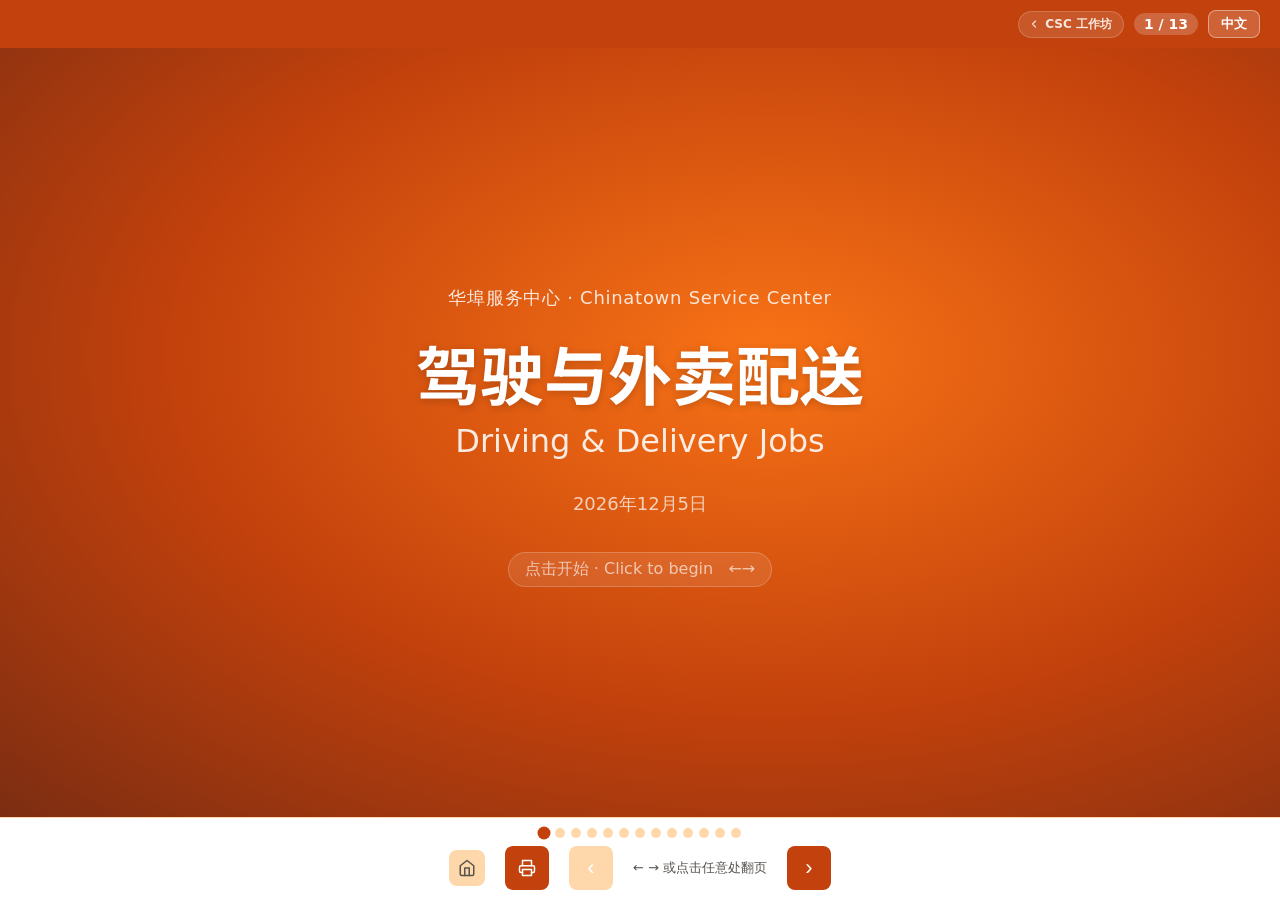
<file: index.html>
<!DOCTYPE html>
<html lang="zh-CN">
<head>
  <meta charset="UTF-8">
  <meta name="viewport" content="width=device-width, initial-scale=1.0">
  <title>驾驶与外卖配送工作坊 · Driving &amp; Delivery Workshop</title>
  <meta name="description" content="Bilingual driving and delivery jobs workshop for new immigrants in LA — AB 60 license, DoorDash, taxes, and full-time options. Chinatown Service Center.">
  <link rel="canonical" href="https://driving-workshop.pages.dev/">
  <meta property="og:title" content="驾驶与外卖配送工作坊 · Driving & Delivery Workshop">
  <meta property="og:description" content="Bilingual workshop on driving and delivery jobs — AB 60 license, DoorDash/Uber Eats setup, gig taxes, full-time driving options.">
  <meta property="og:type" content="website">
  <meta property="og:url" content="https://driving-workshop.pages.dev/">
  <meta property="og:image" content="https://driving-workshop.pages.dev/og-image.jpg">
  <meta property="og:image:width" content="1200">
  <meta property="og:image:height" content="630">
  <meta property="og:image:alt" content="驾驶与外卖配送工作坊 · Driving & Delivery Workshop — Chinatown Service Center">
  <meta name="twitter:card" content="summary_large_image">
  <meta name="twitter:title" content="驾驶与外卖配送工作坊 · Driving & Delivery Workshop">
  <meta name="twitter:description" content="Bilingual workshop on driving and delivery jobs — AB 60 license, DoorDash/Uber Eats setup, gig taxes, full-time driving options.">
  <meta name="twitter:image" content="https://driving-workshop.pages.dev/og-image.jpg">
  <link rel="icon" href="data:image/svg+xml,<svg xmlns='http://www.w3.org/2000/svg' viewBox='0 0 100 100'><text y='.9em' font-size='90'>🚗</text></svg>">
  <link rel="apple-touch-icon" href="/apple-touch-icon.png">
  <link rel="preconnect" href="https://fonts.googleapis.com">
  <link rel="preconnect" href="https://fonts.gstatic.com" crossorigin>
  <link rel="stylesheet" href="https://fonts.googleapis.com/css2?family=Noto+Sans+SC:wght@400;500;700&display=swap">
  <link rel="stylesheet" href="styles.css">
</head>
<body class="zh">
<a class="skip-to-main" href="#slidesArea">跳至主内容 · Skip to main content</a>
<noscript><p class="noscript-msg">此演示需要启用 JavaScript · This presentation requires JavaScript.</p></noscript>

<!-- ── Header ──────────────────────────────────────────── -->
<header class="slide-header">
  <span class="section-label" id="sectionLabel"></span>
  <div class="header-right">
      <a href="https://csc-workshops.pages.dev" class="hub-back-chip" aria-label="Back to CSC workshops hub · 返回 CSC 工作坊总站">
        <svg width="12" height="12" viewBox="0 0 24 24" fill="none" stroke="currentColor" stroke-width="2.5" stroke-linecap="round" stroke-linejoin="round" aria-hidden="true"><polyline points="15 18 9 12 15 6"></polyline></svg>
        <span class="zh">CSC 工作坊</span>
        <span class="en">CSC Workshops</span>
      </a>
    <span class="slide-counter" id="slideCounter" aria-live="polite" aria-atomic="true">1 / 13</span>
    <button class="lang-toggle" id="langToggle" data-action="toggle-lang" aria-label="切换语言 · Toggle language">中文</button>
  </div>
</header>

<!-- ── Slides ──────────────────────────────────────────── -->
<main class="slides-area" id="slidesArea" aria-label="Workshop slides" role="main">

  <!-- ── Slide 1: Title ────────────────────────────────── -->
  <section class="slide slide-centered title-slide active" id="slide-1">
    <div class="slide-inner">
      <div class="csc-name">华埠服务中心 · Chinatown Service Center</div>
      <h1 class="main-title">驾驶与外卖配送</h1>
      <div class="main-subtitle">Driving &amp; Delivery Jobs</div>
      <div class="date-line" id="dateLine"></div>
      <span class="start-hint">点击开始 · Click to begin &nbsp; ←→</span>
    </div>
  </section>

  <!-- ── Slide 2: Agenda ───────────────────────────────── -->
  <section class="slide slide-centered" id="slide-2">
    <div class="slide-inner">
      <div class="topic-badge">今天学什么 · Today's Agenda</div>
      <h2 class="zh-headline">
        <span class="zh">三大主题</span>
        <span class="en">Three Key Topics</span>
      </h2>
      <div class="en-subtitle">
        <span class="zh">驾照 · 兼职 · 全职 — 30 分钟</span>
        <span class="en">License · Gig Apps · Full-Time — 30 minutes</span>
      </div>
      <div class="agenda-grid">
        <div class="agenda-card">
          <svg class="agenda-icon" aria-hidden="true" xmlns="http://www.w3.org/2000/svg" width="40" height="40" viewBox="0 0 24 24" fill="none" stroke="currentColor" stroke-width="1.5" stroke-linecap="round" stroke-linejoin="round"><rect width="20" height="14" x="2" y="5" rx="2"/><line x1="2" x2="22" y1="10" y2="10"/></svg>
          <div class="agenda-num">①</div>
          <div class="agenda-zh">
            <span class="zh">驾照</span>
            <span class="en">License</span>
          </div>
          <div class="agenda-en">
            <span class="zh">AB 60 加州驾照</span>
            <span class="en">AB 60 California License</span>
          </div>
        </div>
        <div class="agenda-card">
          <svg class="agenda-icon" aria-hidden="true" xmlns="http://www.w3.org/2000/svg" width="40" height="40" viewBox="0 0 24 24" fill="none" stroke="currentColor" stroke-width="1.5" stroke-linecap="round" stroke-linejoin="round"><rect width="14" height="20" x="5" y="2" rx="2"/><path d="M12 18h.01"/></svg>
          <div class="agenda-num">②</div>
          <div class="agenda-zh">
            <span class="zh">兼职</span>
            <span class="en">Gig Apps</span>
          </div>
          <div class="agenda-en">
            <span class="zh">手机接单 · DoorDash · Uber</span>
            <span class="en">DoorDash · Uber Eats · Lyft</span>
          </div>
        </div>
        <div class="agenda-card">
          <svg class="agenda-icon" aria-hidden="true" xmlns="http://www.w3.org/2000/svg" width="40" height="40" viewBox="0 0 24 24" fill="none" stroke="currentColor" stroke-width="1.5" stroke-linecap="round" stroke-linejoin="round"><path d="M10 17h4V5H2v12h3"/><path d="M20 17h2v-3.34a4 4 0 0 0-1.17-2.83L19 9h-5"/><path d="M14 17h1"/><circle cx="7.5" cy="17.5" r="2.5"/><circle cx="17.5" cy="17.5" r="2.5"/></svg>
          <div class="agenda-num">③</div>
          <div class="agenda-zh">
            <span class="zh">全职</span>
            <span class="en">Full-Time</span>
          </div>
          <div class="agenda-en">
            <span class="zh">USPS · Amazon · CDL 大货车</span>
            <span class="en">USPS · Amazon · CDL Trucking</span>
          </div>
        </div>
      </div>
    </div>
  </section>

  <!-- ── Slide 3: Types of Driving Jobs ───────────────── -->
  <section class="slide" id="slide-3">
    <div class="slide-inner">
      <div class="topic-badge"><svg aria-hidden="true" xmlns="http://www.w3.org/2000/svg" width="16" height="16" viewBox="0 0 24 24" fill="none" stroke="currentColor" stroke-width="2" stroke-linecap="round" stroke-linejoin="round"><path d="M14 16H9m10 0h3v-3.15a1 1 0 0 0-.84-.99L16 11l-2.7-3.6a1 1 0 0 0-.8-.4H5.24a2 2 0 0 0-1.8 1.1l-.8 1.63A6 6 0 0 0 2 12.42V16h2"/><circle cx="6.5" cy="16.5" r="2.5"/><circle cx="16.5" cy="16.5" r="2.5"/></svg> <span class="zh">行业概览</span><span class="en">Industry Overview</span></div>
      <h2 class="zh-headline">
        <span class="zh">驾驶工作有哪些？</span>
        <span class="en">Types of Driving Jobs</span>
      </h2>
      <div class="en-subtitle">
        <span class="zh">很多华人新移民第一份工作就是开车 — 时间灵活、门槛低</span>
        <span class="en">Driving is often the first job for new Chinese immigrants — flexible hours, low barrier</span>
      </div>
      <div class="type-grid">
        <div class="type-card">
          <svg class="type-icon" aria-hidden="true" xmlns="http://www.w3.org/2000/svg" width="32" height="32" viewBox="0 0 24 24" fill="none" stroke="currentColor" stroke-width="1.5" stroke-linecap="round" stroke-linejoin="round"><rect width="14" height="20" x="5" y="2" rx="2"/><path d="M12 18h.01"/></svg>
          <div class="type-name-zh"><span class="zh">手机兼职 / 网约车</span><span class="en">Gig Apps / Rideshare</span></div>
          <div class="type-name-en"><span class="zh">DoorDash · Uber Eats · Lyft · Instacart</span><span class="en">DoorDash · Uber Eats · Lyft · Instacart</span></div>
          <div class="type-desc"><span class="zh">时间自由，自带车，按单计费。每小时 $15–25</span><span class="en">Flexible hours, your own car, paid per delivery. $15–25/hr</span></div>
        </div>
        <div class="type-card">
          <svg class="type-icon" aria-hidden="true" xmlns="http://www.w3.org/2000/svg" width="32" height="32" viewBox="0 0 24 24" fill="none" stroke="currentColor" stroke-width="1.5" stroke-linecap="round" stroke-linejoin="round"><rect width="20" height="8" x="2" y="9" rx="2"/><path d="M2 12h20"/><path d="M6 17v2M18 17v2"/></svg>
          <div class="type-name-zh"><span class="zh">全职配送司机</span><span class="en">Delivery Driver (Full-Time)</span></div>
          <div class="type-name-en"><span class="zh">UPS · FedEx · Amazon · USPS</span><span class="en">UPS · FedEx · Amazon · USPS</span></div>
          <div class="type-desc"><span class="zh">公司提供车辆，有保险和福利。每小时 $20–32</span><span class="en">Company truck, insurance &amp; benefits. $20–32/hr</span></div>
        </div>
        <div class="type-card">
          <svg class="type-icon" aria-hidden="true" xmlns="http://www.w3.org/2000/svg" width="32" height="32" viewBox="0 0 24 24" fill="none" stroke="currentColor" stroke-width="1.5" stroke-linecap="round" stroke-linejoin="round"><path d="M10 17h4V5H2v12h3"/><path d="M20 17h2v-3.34a4 4 0 0 0-1.17-2.83L19 9h-5"/><circle cx="7.5" cy="17.5" r="2.5"/><circle cx="17.5" cy="17.5" r="2.5"/></svg>
          <div class="type-name-zh"><span class="zh">大货车司机 (CDL)</span><span class="en">CDL Truck Driver</span></div>
          <div class="type-name-en"><span class="zh">商用车驾照 A 类</span><span class="en">Class A Commercial License</span></div>
          <div class="type-desc"><span class="zh">需要 CDL 培训。长途 $60K–80K/年</span><span class="en">Requires CDL training. Long-haul $60K–80K/year</span></div>
        </div>
        <div class="type-card">
          <svg class="type-icon" aria-hidden="true" xmlns="http://www.w3.org/2000/svg" width="32" height="32" viewBox="0 0 24 24" fill="none" stroke="currentColor" stroke-width="1.5" stroke-linecap="round" stroke-linejoin="round"><path d="M8 6v6"/><path d="M15 6v6"/><path d="M2 12h19.6"/><path d="M18 18h3s.5-1.7.8-2.8c.1-.4.2-.8.2-1.2 0-.4-.1-.8-.2-1.2l-1.4-5C20.1 6.8 19.1 6 18 6H4a2 2 0 0 0-2 2v10h3"/><circle cx="7" cy="18" r="2"/><circle cx="16" cy="18" r="2"/></svg>
          <div class="type-name-zh"><span class="zh">残障专车 / 校车</span><span class="en">Paratransit / School Bus</span></div>
          <div class="type-name-en"><span class="zh">Access Services · LA Unified</span><span class="en">Access Services · LA Unified</span></div>
          <div class="type-desc"><span class="zh">服务老人或学生，福利稳定。每小时 $20–27</span><span class="en">Serve elderly or students, stable benefits. $20–27/hr</span></div>
        </div>
      </div>
    </div>
  </section>

  <!-- ── Slide 4: AB 60 License ────────────────────────── -->
  <section class="slide" id="slide-4">
    <div class="slide-inner">
      <div class="topic-badge"><svg aria-hidden="true" xmlns="http://www.w3.org/2000/svg" width="16" height="16" viewBox="0 0 24 24" fill="none" stroke="currentColor" stroke-width="2" stroke-linecap="round" stroke-linejoin="round"><rect width="20" height="14" x="2" y="5" rx="2"/><line x1="2" x2="22" y1="10" y2="10"/></svg> <span class="zh">第一步 · 驾照</span><span class="en">Step 1 · License</span></div>
      <h2 class="zh-headline">
        <span class="zh">AB 60 加州驾照</span>
        <span class="en">AB 60 California Driver's License</span>
      </h2>
      <div class="en-subtitle">
        <span class="zh">没有合法身份也可以申请加州驾照</span>
        <span class="en">You can get a CA license without legal status</span>
      </div>
      <div class="doc-grid">
        <div class="doc-col">
          <h3><span class="zh">身份证明（任选一）</span><span class="en">Proof of Identity (pick one)</span></h3>
          <ul class="doc-list">
            <li><span class="zh">外国护照（贴照片那页）</span><span class="en">Foreign passport (with photo page)</span></li>
            <li><span class="zh">领事馆身份证（Matrícula Consular）</span><span class="en">Consular ID card (Matrícula)</span></li>
            <li><span class="zh">外国驾照</span><span class="en">Foreign driver's license</span></li>
            <li><span class="zh">墨西哥选民证 (INE/IFE)</span><span class="en">Mexican voter ID (INE/IFE)</span></li>
          </ul>
        </div>
        <div class="doc-col">
          <h3><span class="zh">加州居住证明（两张）</span><span class="en">CA Residency Proof (two needed)</span></h3>
          <ul class="doc-list">
            <li><span class="zh">水电煤气账单（家庭账单）</span><span class="en">Utility bill (electric, gas, water)</span></li>
            <li><span class="zh">租房合同或收据</span><span class="en">Rental agreement or rent receipt</span></li>
            <li><span class="zh">银行对账单</span><span class="en">Bank statement</span></li>
            <li><span class="zh">学校或工作证明信</span><span class="en">School or employer letter</span></li>
          </ul>
        </div>
      </div>
      <div class="tax-rule">
        <div class="tax-rule-zh"><span class="zh">📝 三步走：在 DMV 网上预约 → 笔试 → 路考</span><span class="en">📝 Three steps: Book DMV appointment online → Written test → Road test</span></div>
        <div class="tax-rule-en"><span class="zh">中文笔试可用。费用约 $39（驾照费用）。AB 60 驾照不能用于乘机或联邦事务。</span><span class="en">Chinese written test available. Fee ~$39. AB 60 license cannot be used for air travel or federal ID.</span></div>
      </div>
    </div>
  </section>

  <!-- ── Slide 5: Activity — Which App Pays More? (two-phase) -->
  <section class="slide activity-slide" id="slide-5" data-phase="question">
    <div class="slide-inner">
      <div class="topic-badge"><svg aria-hidden="true" xmlns="http://www.w3.org/2000/svg" width="16" height="16" viewBox="0 0 24 24" fill="none" stroke="currentColor" stroke-width="2" stroke-linecap="round" stroke-linejoin="round"><circle cx="12" cy="12" r="10"/><circle cx="12" cy="12" r="6"/><circle cx="12" cy="12" r="2"/></svg> <span class="zh">练一练 · 互动活动</span><span class="en">Activity · Practice</span></div>
      <h2 class="zh-headline">
        <span class="zh">哪个 App 收入更高？</span>
        <span class="en">Which App Pays the Most?</span>
      </h2>
      <div class="en-subtitle">
        <span class="zh">在洛杉矶，平均每小时收入对比（含小费）</span>
        <span class="en">Average LA hourly pay (after tips, before gas)</span>
      </div>

      <div class="pay-compare">
        <div class="pay-card" id="pay-uber">
          <div class="pay-card-name">Uber</div>
          <div class="pay-card-rate">$18–22</div>
          <div class="pay-card-note"><span class="zh">载客网约车</span><span class="en">Rideshare</span></div>
        </div>
        <div class="pay-card" id="pay-lyft">
          <div class="pay-card-name">Lyft</div>
          <div class="pay-card-rate">$17–20</div>
          <div class="pay-card-note"><span class="zh">载客网约车</span><span class="en">Rideshare</span></div>
        </div>
        <div class="pay-card" id="pay-doordash">
          <div class="pay-card-name">DoorDash</div>
          <div class="pay-card-rate">$19–25</div>
          <div class="pay-card-note"><span class="zh">送外卖</span><span class="en">Food delivery</span></div>
        </div>
        <div class="pay-card" id="pay-instacart">
          <div class="pay-card-name">Instacart</div>
          <div class="pay-card-rate">$16–20</div>
          <div class="pay-card-note"><span class="zh">代买杂货</span><span class="en">Grocery delivery</span></div>
        </div>
      </div>

      <div class="vote-prompt"><span class="zh">🙋 投票：你觉得哪个 App 收入最高？</span><span class="en">🙋 Vote: Which app pays the most?</span></div>

      <!-- Answer reveal (hidden until reveal) -->
      <div id="activity-answer" class="activity-answer-box">
        <div class="activity-answer-title"><span class="zh">✓ DoorDash 平均最高（约 $19–25/小时）</span><span class="en">✓ DoorDash typically pays the most (~$19–25/hr)</span></div>
        <div class="activity-answer-text">
          <span class="zh">注意：实际收入要扣除油费（约 $5–7/小时）和车辆磨损。多个 App 一起开可以减少等单时间。</span>
          <span class="en">Note: Subtract gas (~$5–7/hr) and vehicle wear. Running multiple apps reduces wait time.</span>
        </div>
      </div>

      <button class="reveal-btn" id="reveal-btn-5" data-action="reveal-activity">
        <span class="zh">揭晓答案 · Reveal Answer</span>
        <span class="en">Reveal Answer</span>
      </button>
    </div>
  </section>

  <!-- ── Slide 6: DoorDash / Uber Eats Setup ────────────── -->
  <section class="slide" id="slide-6">
    <div class="slide-inner">
      <div class="topic-badge"><svg aria-hidden="true" xmlns="http://www.w3.org/2000/svg" width="16" height="16" viewBox="0 0 24 24" fill="none" stroke="currentColor" stroke-width="2" stroke-linecap="round" stroke-linejoin="round"><rect width="14" height="20" x="5" y="2" rx="2"/><path d="M12 18h.01"/></svg> <span class="zh">手机注册</span><span class="en">Phone Setup</span></div>
      <h2 class="zh-headline">
        <span class="zh">注册 DoorDash / Uber Eats</span>
        <span class="en">Sign Up for DoorDash / Uber Eats</span>
      </h2>
      <div class="en-subtitle">
        <span class="zh">五个步骤 — 一周内可以开始接单</span>
        <span class="en">Five steps — start earning within a week</span>
      </div>
      <div class="phone-steps">
        <div class="phone-step">
          <div class="phone-step-num">1</div>
          <svg class="phone-step-icon" aria-hidden="true" xmlns="http://www.w3.org/2000/svg" width="28" height="28" viewBox="0 0 24 24" fill="none" stroke="currentColor" stroke-width="1.5" stroke-linecap="round" stroke-linejoin="round"><circle cx="12" cy="12" r="10"/><polyline points="16 12 12 8 8 12"/><line x1="12" x2="12" y1="16" y2="8"/></svg>
          <div class="phone-step-zh"><span class="zh">下载 App</span><span class="en">Download App</span></div>
          <div class="phone-step-en"><span class="zh">App Store 或 Play 商店</span><span class="en">App Store / Play Store</span></div>
        </div>
        <div class="phone-step">
          <div class="phone-step-num">2</div>
          <svg class="phone-step-icon" aria-hidden="true" xmlns="http://www.w3.org/2000/svg" width="28" height="28" viewBox="0 0 24 24" fill="none" stroke="currentColor" stroke-width="1.5" stroke-linecap="round" stroke-linejoin="round"><path d="M16 21v-2a4 4 0 0 0-4-4H6a4 4 0 0 0-4 4v2"/><circle cx="9" cy="7" r="4"/><polyline points="16 11 18 13 22 9"/></svg>
          <div class="phone-step-zh"><span class="zh">填资料</span><span class="en">Enter Info</span></div>
          <div class="phone-step-en"><span class="zh">姓名 · 电话 · SSN/ITIN</span><span class="en">Name · Phone · SSN/ITIN</span></div>
        </div>
        <div class="phone-step">
          <div class="phone-step-num">3</div>
          <svg class="phone-step-icon" aria-hidden="true" xmlns="http://www.w3.org/2000/svg" width="28" height="28" viewBox="0 0 24 24" fill="none" stroke="currentColor" stroke-width="1.5" stroke-linecap="round" stroke-linejoin="round"><rect width="20" height="14" x="2" y="5" rx="2"/><line x1="2" x2="22" y1="10" y2="10"/></svg>
          <div class="phone-step-zh"><span class="zh">上传驾照 + 车辆</span><span class="en">Upload License + Vehicle</span></div>
          <div class="phone-step-en"><span class="zh">驾照 · 保险 · 车牌照片</span><span class="en">License · Insurance · Plate photo</span></div>
        </div>
        <div class="phone-step">
          <div class="phone-step-num">4</div>
          <svg class="phone-step-icon" aria-hidden="true" xmlns="http://www.w3.org/2000/svg" width="28" height="28" viewBox="0 0 24 24" fill="none" stroke="currentColor" stroke-width="1.5" stroke-linecap="round" stroke-linejoin="round"><circle cx="12" cy="12" r="10"/><polyline points="12 6 12 12 16 14"/></svg>
          <div class="phone-step-zh"><span class="zh">等背景调查</span><span class="en">Background Check</span></div>
          <div class="phone-step-en"><span class="zh">3–7 天审核完成</span><span class="en">3–7 days to approve</span></div>
        </div>
        <div class="phone-step">
          <div class="phone-step-num">5</div>
          <svg class="phone-step-icon" aria-hidden="true" xmlns="http://www.w3.org/2000/svg" width="28" height="28" viewBox="0 0 24 24" fill="none" stroke="currentColor" stroke-width="1.5" stroke-linecap="round" stroke-linejoin="round"><rect width="20" height="12" x="2" y="6" rx="2"/><circle cx="12" cy="12" r="2"/><path d="M6 12h.01M18 12h.01"/></svg>
          <div class="phone-step-zh"><span class="zh">开始接单</span><span class="en">Start Driving</span></div>
          <div class="phone-step-en"><span class="zh">银行入账 · 每周发薪</span><span class="en">Direct deposit · Weekly pay</span></div>
        </div>
      </div>
      <div class="tax-rule">
        <div class="tax-rule-zh"><span class="zh">💡 没有 SSN 也可以做 — 用 ITIN（个人税号）注册 DoorDash 和 Uber Eats。</span><span class="en">💡 No SSN required — DoorDash and Uber Eats accept ITIN.</span></div>
        <div class="tax-rule-en"><span class="zh">需要：智能手机 + 加州驾照（或 AB 60）+ 车辆保险 + 银行账户。年龄至少 18 岁（Uber 21 岁）。</span><span class="en">You need: smartphone, CA driver's license (or AB 60), car insurance, bank account. Min age 18 (Uber 21).</span></div>
      </div>
    </div>
  </section>

  <!-- ── Slide 7: Car Insurance Requirements ─────────────── -->
  <section class="slide" id="slide-7">
    <div class="slide-inner">
      <div class="topic-badge"><svg aria-hidden="true" xmlns="http://www.w3.org/2000/svg" width="16" height="16" viewBox="0 0 24 24" fill="none" stroke="currentColor" stroke-width="2" stroke-linecap="round" stroke-linejoin="round"><path d="M20 13c0 5-3.5 7.5-7.66 8.95a1 1 0 0 1-.67-.01C7.5 20.5 4 18 4 13V6a1 1 0 0 1 1-1c2 0 4.5-1.2 6.24-2.72a1.17 1.17 0 0 1 1.52 0C14.51 3.81 17 5 19 5a1 1 0 0 1 1 1z"/></svg> <span class="zh">车辆保险</span><span class="en">Car Insurance</span></div>
      <h2 class="zh-headline">
        <span class="zh">保险要求</span>
        <span class="en">Car Insurance Requirements</span>
      </h2>
      <div class="en-subtitle">
        <span class="zh">个人保险不够 — 接单时需要额外保障</span>
        <span class="en">Personal coverage isn't enough — you need more when working</span>
      </div>
      <div class="info-grid">
        <div class="info-card">
          <div class="info-card-title"><span class="zh">加州最低要求</span><span class="en">CA Minimum Required</span></div>
          <div class="info-card-text">
            <span class="zh"><strong>个人保险（必须）：</strong><br>责任险 30/60/15<br>每年约 $1,000–2,000</span>
            <span class="en"><strong>Personal liability (required):</strong><br>30/60/15 coverage<br>~$1,000–2,000/year</span>
          </div>
        </div>
        <div class="info-card warn">
          <div class="info-card-title"><span class="zh">⚠️ 接单时不在保障范围</span><span class="en">⚠️ Gig Work Not Covered</span></div>
          <div class="info-card-text">
            <span class="zh">个人保险<strong>不保</strong>载客或送货时发生的事故。出事自己赔。</span>
            <span class="en">Personal insurance <strong>does not</strong> cover accidents while delivering or driving passengers. You pay out of pocket.</span>
          </div>
        </div>
      </div>
      <div class="info-grid">
        <div class="info-card">
          <div class="info-card-title"><span class="zh">App 提供的保险</span><span class="en">App-Provided Insurance</span></div>
          <div class="info-card-text">
            <span class="zh">DoorDash / Uber 在「接单中」<strong>有限</strong>保障（最高 $100 万责任）。但只在送货途中有效，等单时不算。</span>
            <span class="en">DoorDash / Uber provide <strong>limited</strong> coverage while actively on a delivery (up to $1M liability). Not active while waiting for orders.</span>
          </div>
        </div>
        <div class="info-card">
          <div class="info-card-title"><span class="zh">额外建议</span><span class="en">Strongly Recommended</span></div>
          <div class="info-card-text">
            <span class="zh">买<strong>「商业附加险」(rideshare endorsement)</strong> — 每月加 $20–40 就能填补保障漏洞。Geico、Progressive、State Farm 都有。</span>
            <span class="en">Add a <strong>rideshare endorsement</strong> — $20–40/mo closes the gap. Geico, Progressive, State Farm all offer it.</span>
          </div>
        </div>
      </div>
    </div>
  </section>

  <!-- ── Slide 8: Taxes for Gig Workers ──────────────────── -->
  <section class="slide" id="slide-8">
    <div class="slide-inner">
      <div class="topic-badge"><svg aria-hidden="true" xmlns="http://www.w3.org/2000/svg" width="16" height="16" viewBox="0 0 24 24" fill="none" stroke="currentColor" stroke-width="2" stroke-linecap="round" stroke-linejoin="round"><line x1="12" x2="12" y1="2" y2="22"/><path d="M17 5H9.5a3.5 3.5 0 0 0 0 7h5a3.5 3.5 0 0 1 0 7H6"/></svg> <span class="zh">报税</span><span class="en">Taxes</span></div>
      <h2 class="zh-headline">
        <span class="zh">兼职司机的税务</span>
        <span class="en">Taxes for Gig Workers</span>
      </h2>
      <div class="en-subtitle">
        <span class="zh">您是自雇人士 — 公司不扣税，您要自己交</span>
        <span class="en">You are self-employed — the app does not withhold taxes</span>
      </div>
      <figure class="viz viz-take-home" role="img" aria-label="Gross vs net pay for gig drivers">
        <svg viewBox="0 0 120 120" width="160" height="160" aria-hidden="true">
          <circle cx="60" cy="60" r="50" fill="none" stroke="#fed7aa" stroke-width="16"/>
          <circle cx="60" cy="60" r="50" fill="none" stroke="#c2410c" stroke-width="16"
                  stroke-dasharray="172.79 314.16" stroke-dashoffset="0"
                  transform="rotate(-90 60 60)" stroke-linecap="round"/>
          <text x="60" y="58" text-anchor="middle" font-size="22" font-weight="800" fill="#7c2d12">~55%</text>
          <text x="60" y="76" text-anchor="middle" font-size="9" font-weight="600" fill="#7c2d12">take-home</text>
        </svg>
        <figcaption class="viz-caption">
          <span class="zh">每赚 $100,大约 $55 真正到手(扣除油费、车损、税后)</span>
          <span class="en">$100 earned ≈ $55 take-home (after gas, vehicle wear, and taxes)</span>
        </figcaption>
      </figure>
      <div class="info-grid">
        <div class="info-card warn">
          <div class="info-card-title"><span class="zh">您拿的是 1099-NEC</span><span class="en">You Get a 1099-NEC</span></div>
          <div class="info-card-text">
            <span class="zh">不是 W-2 — 您是「独立承包人」。每年 1 月底 App 寄出 1099 表，列出去年总收入。</span>
            <span class="en">Not a W-2 — you're an independent contractor. App sends 1099 in late January showing last year's earnings.</span>
          </div>
        </div>
        <div class="info-card">
          <div class="info-card-title"><span class="zh">税率约 15.3%</span><span class="en">~15.3% Self-Employment Tax</span></div>
          <div class="info-card-text">
            <span class="zh">联邦自雇税（社保 + 联邦医保） + 联邦所得税 + 加州所得税。建议每赚 $100 留 $25–30 交税。</span>
            <span class="en">Self-employment tax (SS + Medicare) + federal income tax + CA state tax. Save $25–30 of every $100 earned.</span>
          </div>
        </div>
        <div class="info-card">
          <div class="info-card-title"><span class="zh">季度预交税</span><span class="en">Quarterly Estimated Taxes</span></div>
          <div class="info-card-text">
            <span class="zh">如果年收入超过 $1,000，需要每季度交一次：<strong>4/15 · 6/15 · 9/15 · 1/15</strong>。否则罚款。</span>
            <span class="en">If you earn over $1,000/year, pay quarterly: <strong>Apr 15 · Jun 15 · Sep 15 · Jan 15</strong>. Otherwise penalties.</span>
          </div>
        </div>
        <div class="info-card">
          <div class="info-card-title"><span class="zh">✓ 可抵扣的支出</span><span class="en">✓ Deductible Expenses</span></div>
          <div class="info-card-text">
            <span class="zh">汽油、修车、保险、手机费、停车费、过路费、洗车。或用<strong>每英里 67¢</strong>简单算（2024）。</span>
            <span class="en">Gas, repairs, insurance, phone, parking, tolls, car wash. Or use <strong>67¢/mile</strong> standard deduction (2024).</span>
          </div>
        </div>
      </div>
      <div class="tax-rule">
        <div class="tax-rule-zh"><span class="zh">📱 用 Stride 或 Everlance App 自动记录里程 — 报税时能省几千美元</span><span class="en">📱 Use Stride or Everlance app to auto-track miles — can save thousands at tax time</span></div>
        <div class="tax-rule-en"><span class="zh">华埠服务中心提供免费报税服务（VITA），帮助低收入家庭报税。</span><span class="en">Chinatown Service Center offers free VITA tax prep for low-income families.</span></div>
      </div>
    </div>
  </section>

  <!-- ── Slide 9: True/False Quiz (multi-phase) ──────── -->
  <section class="slide activity-slide slide-centered" id="slide-9" data-phase="question">
    <div class="slide-inner">
      <div class="topic-badge"><svg aria-hidden="true" xmlns="http://www.w3.org/2000/svg" width="16" height="16" viewBox="0 0 24 24" fill="none" stroke="currentColor" stroke-width="2" stroke-linecap="round" stroke-linejoin="round"><circle cx="12" cy="12" r="10"/><path d="M9.09 9a3 3 0 0 1 5.83 1c0 2-3 3-3 3"/><path d="M12 17h.01"/></svg> <span class="zh">互动测验</span><span class="en">Quiz</span></div>
      <h2 class="zh-headline">
        <span class="zh">对还是错？</span>
        <span class="en">True or False?</span>
      </h2>
      <div class="en-subtitle">
        <span class="zh">两道题 — 举手投票</span>
        <span class="en">Two questions — raise your hand to vote</span>
      </div>

      <!-- Q1 -->
      <div class="quiz-question">
        <div class="quiz-q-zh"><span class="zh">① DoorDash 和 Uber Eats 每周会自动从您的收入中扣税。</span><span class="en">① DoorDash and Uber Eats automatically withhold taxes from your weekly pay.</span></div>
      </div>
      <div class="vote-prompt"><span class="zh">🙋 举手 — 对 TRUE / 错 FALSE</span><span class="en">🙋 Raise your hand — TRUE / FALSE</span></div>

      <button class="reveal-btn" id="reveal-btn-q1" data-action="reveal-q1">
        <span class="zh">揭晓答案 1 · Reveal Answer</span>
        <span class="en">Reveal Answer 1</span>
      </button>

      <div class="answer-block" id="q1-answer">
        <div class="verdict-badge verdict-false">✗ FALSE — <span class="zh">错误</span><span class="en">False</span></div>
        <div class="answer-explanation-zh"><span class="zh">您是自雇人士 — 必须自己存税、自己报税。</span><span class="en">You're self-employed — you must save and pay taxes yourself.</span></div>
        <div class="answer-explanation-en"><span class="zh">建议每赚 $100 存 $25–30 用于交税。年底拿 1099-NEC 表。</span><span class="en">Save $25–30 of every $100 you earn. You'll receive a 1099-NEC at year-end.</span></div>
      </div>

      <!-- Q2 (hidden until Q1 revealed) -->
      <div class="q2-block" id="q2-block">
        <div class="quiz-question" style="margin-top:16px;">
          <div class="quiz-q-zh"><span class="zh">② 没有合法身份的人也可以申请加州驾照。</span><span class="en">② People without legal immigration status can still apply for a CA driver's license.</span></div>
        </div>
        <div class="vote-prompt"><span class="zh">🙋 举手 — 对 TRUE / 错 FALSE</span><span class="en">🙋 Raise your hand — TRUE / FALSE</span></div>

        <button class="reveal-btn" id="reveal-btn-q2" data-action="reveal-q2">
          <span class="zh">揭晓答案 2 · Reveal Answer</span>
          <span class="en">Reveal Answer 2</span>
        </button>

        <div class="answer-block" id="q2-answer">
          <div class="verdict-badge verdict-true">✓ TRUE — <span class="zh">正确</span><span class="en">True</span></div>
          <div class="answer-explanation-zh"><span class="zh">这就是 AB 60 法案 — 不需要 SSN 也可拿驾照。</span><span class="en">This is the AB 60 law — no SSN required to get a license.</span></div>
          <div class="answer-explanation-en"><span class="zh">2015 年起加州实施 AB 60。准备身份证明 + 加州居住证明 + 通过笔试和路考即可。</span><span class="en">CA enacted AB 60 in 2015. Bring proof of identity, CA residency, and pass written + road tests.</span></div>
        </div>
      </div>
    </div>
  </section>

  <!-- ── Slide 10: Full-Time Driving Jobs ────────────────── -->
  <section class="slide" id="slide-10">
    <div class="slide-inner">
      <div class="topic-badge"><svg aria-hidden="true" xmlns="http://www.w3.org/2000/svg" width="16" height="16" viewBox="0 0 24 24" fill="none" stroke="currentColor" stroke-width="2" stroke-linecap="round" stroke-linejoin="round"><rect width="20" height="8" x="2" y="9" rx="2"/><path d="M2 12h20"/></svg> <span class="zh">全职 · 福利稳定</span><span class="en">Full-Time · Benefits</span></div>
      <h2 class="zh-headline">
        <span class="zh">全职驾驶工作</span>
        <span class="en">Full-Time Driving Jobs</span>
      </h2>
      <div class="en-subtitle">
        <span class="zh">想要稳定工资 + 医疗保险？看这些公司</span>
        <span class="en">Want steady pay + benefits? Look at these</span>
      </div>
      <div class="job-grid">
        <div class="job-card">
          <div class="job-icon">
            <svg aria-hidden="true" xmlns="http://www.w3.org/2000/svg" width="28" height="28" viewBox="0 0 24 24" fill="none" stroke="currentColor" stroke-width="1.5" stroke-linecap="round" stroke-linejoin="round"><rect width="20" height="16" x="2" y="4" rx="2"/><path d="m22 7-8.97 5.7a1.94 1.94 0 0 1-2.06 0L2 7"/></svg>
          </div>
          <div>
            <div class="job-name-zh"><span class="zh">USPS 邮政司机</span><span class="en">USPS Postal Driver</span></div>
            <div class="job-name-en"><span class="zh">联邦政府工作 · 工会福利</span><span class="en">Federal job · Union benefits</span></div>
            <div class="job-pay">$20–25/hr <span class="job-pay-en">+ pension · usajobs.gov</span></div>
          </div>
        </div>
        <div class="job-card">
          <div class="job-icon">
            <svg aria-hidden="true" xmlns="http://www.w3.org/2000/svg" width="28" height="28" viewBox="0 0 24 24" fill="none" stroke="currentColor" stroke-width="1.5" stroke-linecap="round" stroke-linejoin="round"><rect width="20" height="8" x="2" y="9" rx="2"/><path d="M2 12h20"/></svg>
          </div>
          <div>
            <div class="job-name-zh"><span class="zh">Amazon DSP 司机</span><span class="en">Amazon DSP Driver</span></div>
            <div class="job-name-en"><span class="zh">第三方物流公司送 Amazon 包裹</span><span class="en">Third-party companies deliver Amazon packages</span></div>
            <div class="job-pay">$19–22/hr <span class="job-pay-en">+ benefits · amazondsp.com</span></div>
          </div>
        </div>
        <div class="job-card">
          <div class="job-icon">
            <svg aria-hidden="true" xmlns="http://www.w3.org/2000/svg" width="28" height="28" viewBox="0 0 24 24" fill="none" stroke="currentColor" stroke-width="1.5" stroke-linecap="round" stroke-linejoin="round"><path d="M8 6v6"/><path d="M15 6v6"/><path d="M2 12h19.6"/><path d="M18 18h3s.5-1.7.8-2.8c.1-.4.2-.8.2-1.2 0-.4-.1-.8-.2-1.2l-1.4-5C20.1 6.8 19.1 6 18 6H4a2 2 0 0 0-2 2v10h3"/><circle cx="7" cy="18" r="2"/><circle cx="16" cy="18" r="2"/></svg>
          </div>
          <div>
            <div class="job-name-zh"><span class="zh">Access Services 残障专车</span><span class="en">Access Services (Paratransit)</span></div>
            <div class="job-name-en"><span class="zh">为老人和残障人士提供交通</span><span class="en">Transport for elderly &amp; disabled</span></div>
            <div class="job-pay">$20–27/hr <span class="job-pay-en">+ benefits · accessla.org</span></div>
          </div>
        </div>
        <div class="job-card">
          <div class="job-icon">
            <svg aria-hidden="true" xmlns="http://www.w3.org/2000/svg" width="28" height="28" viewBox="0 0 24 24" fill="none" stroke="currentColor" stroke-width="1.5" stroke-linecap="round" stroke-linejoin="round"><path d="M2 6h16l4 5-4 5H2z"/><circle cx="7" cy="18" r="2"/><circle cx="16" cy="18" r="2"/></svg>
          </div>
          <div>
            <div class="job-name-zh"><span class="zh">LA 校车司机</span><span class="en">LA School Bus Driver</span></div>
            <div class="job-name-en"><span class="zh">LAUSD · 兼职暑假休息</span><span class="en">LAUSD · Summers off</span></div>
            <div class="job-pay">$22–28/hr <span class="job-pay-en">+ pension · lausd.org</span></div>
          </div>
        </div>
      </div>
    </div>
  </section>

  <!-- ── Slide 11: CDL-A Trucking ─────────────────────── -->
  <section class="slide" id="slide-11">
    <div class="slide-inner">
      <div class="topic-badge"><svg aria-hidden="true" xmlns="http://www.w3.org/2000/svg" width="16" height="16" viewBox="0 0 24 24" fill="none" stroke="currentColor" stroke-width="2" stroke-linecap="round" stroke-linejoin="round"><path d="M10 17h4V5H2v12h3"/><path d="M20 17h2v-3.34a4 4 0 0 0-1.17-2.83L19 9h-5"/><circle cx="7.5" cy="17.5" r="2.5"/><circle cx="17.5" cy="17.5" r="2.5"/></svg> <span class="zh">大货车 · 高收入</span><span class="en">CDL · High Pay</span></div>
      <h2 class="zh-headline">
        <span class="zh">CDL-A 商用驾照</span>
        <span class="en">CDL-A Trucking</span>
      </h2>
      <div class="en-subtitle">
        <span class="zh">长途货运 — 年收入 $60K–80K，但需要培训</span>
        <span class="en">Long-haul trucking — $60K–80K/year, but requires training</span>
      </div>
      <div class="cdl-grid">
        <div class="cdl-step">
          <div class="cdl-step-num">1</div>
          <div class="cdl-step-zh"><span class="zh">参加培训</span><span class="en">Get Training</span></div>
          <div class="cdl-step-en"><span class="zh">4–7 周课程<br>$3,000–7,000</span><span class="en">4–7 week program<br>$3,000–7,000</span></div>
        </div>
        <div class="cdl-step">
          <div class="cdl-step-num">2</div>
          <div class="cdl-step-zh"><span class="zh">考 CDL-A</span><span class="en">Pass CDL-A Test</span></div>
          <div class="cdl-step-en"><span class="zh">DMV 笔试 + 路考<br>申请费约 $90</span><span class="en">DMV written + road<br>~$90 fee</span></div>
        </div>
        <div class="cdl-step">
          <div class="cdl-step-num">3</div>
          <div class="cdl-step-zh"><span class="zh">公司聘用</span><span class="en">Company Hires You</span></div>
          <div class="cdl-step-en"><span class="zh">很多公司报销学费<br>Schneider · Werner · J.B. Hunt</span><span class="en">Many reimburse tuition<br>Schneider · Werner · J.B. Hunt</span></div>
        </div>
      </div>
      <div class="info-grid">
        <div class="info-card">
          <div class="info-card-title"><span class="zh">本地培训学校</span><span class="en">LA Training Schools</span></div>
          <div class="info-card-text">
            <span class="zh">• Western Pacific Truck School<br>• California Truck Driving Academy<br>• Center for Employment Training (CET)</span>
            <span class="en">• Western Pacific Truck School<br>• California Truck Driving Academy<br>• Center for Employment Training (CET)</span>
          </div>
        </div>
        <div class="info-card">
          <div class="info-card-title"><span class="zh">⚠️ 注意事项</span><span class="en">⚠️ Important Notes</span></div>
          <div class="info-card-text">
            <span class="zh">需要 SSN 和合法工作身份。CDL <strong>不能</strong>用 AB 60 驾照。年龄 21+，需通过 DOT 体检和药检。</span>
            <span class="en">Requires SSN and work authorization. CDL is <strong>not</strong> available with AB 60. Must be 21+, pass DOT physical &amp; drug test.</span>
          </div>
        </div>
      </div>
    </div>
  </section>

  <!-- ── Slide 12: CSC Services ─────────────────────────── -->
  <section class="slide" id="slide-12">
    <div class="slide-inner">
      <div class="topic-badge"><svg aria-hidden="true" xmlns="http://www.w3.org/2000/svg" width="16" height="16" viewBox="0 0 24 24" fill="none" stroke="currentColor" stroke-width="2" stroke-linecap="round" stroke-linejoin="round"><path d="M6 22V4a2 2 0 0 1 2-2h8a2 2 0 0 1 2 2v18Z"/><path d="M6 12H4a2 2 0 0 0-2 2v6a2 2 0 0 0 2 2h2"/><path d="M18 9h2a2 2 0 0 1 2 2v9a2 2 0 0 1-2 2h-2"/><path d="M10 6h4M10 10h4M10 14h4M10 18h4"/></svg> <span class="zh">华埠服务中心</span><span class="en">Chinatown Service Center</span></div>
      <h2 class="zh-headline">
        <span class="zh">我们可以帮您</span>
        <span class="en">How We Can Help You</span>
      </h2>
      <div class="en-subtitle">
        <span class="zh">免费 · 双语 · 无需移民身份</span>
        <span class="en">Free · Bilingual · No immigration status required</span>
      </div>
      <div class="service-grid">
        <div class="service-card">
          <div class="service-icon"><svg aria-hidden="true" xmlns="http://www.w3.org/2000/svg" width="32" height="32" viewBox="0 0 24 24" fill="none" stroke="currentColor" stroke-width="1.5" stroke-linecap="round" stroke-linejoin="round"><rect width="20" height="14" x="2" y="5" rx="2"/><line x1="2" x2="22" y1="10" y2="10"/></svg></div>
          <div class="service-zh"><span class="zh">AB 60 驾照辅导</span><span class="en">AB 60 Help</span></div>
          <div class="service-en"><span class="zh">AB 60 License Application Help</span><span class="en">AB 60 驾照申请辅导</span></div>
        </div>
        <div class="service-card">
          <div class="service-icon"><svg aria-hidden="true" xmlns="http://www.w3.org/2000/svg" width="32" height="32" viewBox="0 0 24 24" fill="none" stroke="currentColor" stroke-width="1.5" stroke-linecap="round" stroke-linejoin="round"><rect width="14" height="20" x="5" y="2" rx="2"/><path d="M12 18h.01"/></svg></div>
          <div class="service-zh"><span class="zh">手机 App 注册</span><span class="en">App Sign-Up</span></div>
          <div class="service-en"><span class="zh">DoorDash / Uber Eats Setup</span><span class="en">DoorDash / Uber Eats 注册</span></div>
        </div>
        <div class="service-card">
          <div class="service-icon"><svg aria-hidden="true" xmlns="http://www.w3.org/2000/svg" width="32" height="32" viewBox="0 0 24 24" fill="none" stroke="currentColor" stroke-width="1.5" stroke-linecap="round" stroke-linejoin="round"><line x1="12" x2="12" y1="2" y2="22"/><path d="M17 5H9.5a3.5 3.5 0 0 0 0 7h5a3.5 3.5 0 0 1 0 7H6"/></svg></div>
          <div class="service-zh"><span class="zh">免费报税 VITA</span><span class="en">Free Tax Help</span></div>
          <div class="service-en"><span class="zh">Free 1099 Tax Filing (VITA)</span><span class="en">免费 1099 报税服务</span></div>
        </div>
        <div class="service-card">
          <div class="service-icon"><svg aria-hidden="true" xmlns="http://www.w3.org/2000/svg" width="32" height="32" viewBox="0 0 24 24" fill="none" stroke="currentColor" stroke-width="1.5" stroke-linecap="round" stroke-linejoin="round"><circle cx="11" cy="11" r="8"/><path d="m21 21-4.3-4.3"/></svg></div>
          <div class="service-zh"><span class="zh">CDL 培训推荐</span><span class="en">CDL Referrals</span></div>
          <div class="service-en"><span class="zh">CDL School Referrals</span><span class="en">CDL 培训学校推荐</span></div>
        </div>
        <div class="service-card">
          <div class="service-icon"><svg aria-hidden="true" xmlns="http://www.w3.org/2000/svg" width="32" height="32" viewBox="0 0 24 24" fill="none" stroke="currentColor" stroke-width="1.5" stroke-linecap="round" stroke-linejoin="round"><path d="M19 21v-2a4 4 0 0 0-4-4H9a4 4 0 0 0-4 4v2"/><circle cx="12" cy="7" r="4"/></svg></div>
          <div class="service-zh"><span class="zh">一对一辅导</span><span class="en">1-on-1 Counseling</span></div>
          <div class="service-en"><span class="zh">1-on-1 Career Counseling</span><span class="en">一对一职业辅导</span></div>
        </div>
      </div>
      <div class="csc-cta">
        <div class="cta-zh"><span class="zh">欢迎来找我们！ · Come visit us!</span><span class="en">Come visit us! · 欢迎来找我们！</span></div>
        <div class="cta-en"><span class="zh">📞 213-808-1758 · cscla.org</span><span class="en">📞 213-808-1758 · cscla.org</span></div>
        <div class="cta-address"><span class="zh">767 N Hill St, Los Angeles CA 90012 · 免费服务，欢迎所有人</span><span class="en">767 N Hill St, Los Angeles CA 90012 · Free services for all</span></div>
      </div>
    </div>
  </section>

  <!-- ── Slide 13: Resources + QR ──────────────────────── -->
  <section class="slide" id="slide-13">
    <div class="slide-inner">
      <div class="topic-badge"><svg aria-hidden="true" xmlns="http://www.w3.org/2000/svg" width="16" height="16" viewBox="0 0 24 24" fill="none" stroke="currentColor" stroke-width="2" stroke-linecap="round" stroke-linejoin="round"><rect width="8" height="4" x="8" y="2" rx="1"/><path d="M16 4h2a2 2 0 0 1 2 2v14a2 2 0 0 1-2 2H6a2 2 0 0 1-2-2V6a2 2 0 0 1 2-2h2"/><path d="M9 14h6M9 10h6"/></svg> <span class="zh">资源 · Resources</span><span class="en">Resources</span></div>
      <h2 class="zh-headline">
        <span class="zh">更多资源</span>
        <span class="en">More Resources</span>
      </h2>
      <div class="en-subtitle">
        <span class="zh">扫码获取完整资源页面</span>
        <span class="en">Scan for the full resource page</span>
      </div>
      <div class="resource-cards">
        <div class="resource-card">
          <div class="resource-org"><span class="zh">华埠服务中心<br>Chinatown Service Center</span><span class="en">Chinatown Service Center<br>华埠服务中心</span></div>
          <div class="resource-phone">213-808-1758</div>
          <div class="resource-desc"><span class="zh">免费就业服务 · cscla.org</span><span class="en">Free employment services · cscla.org</span></div>
        </div>
        <div class="resource-card">
          <div class="resource-org"><span class="zh">加州车管局<br>CA DMV</span><span class="en">CA DMV<br>加州车管局</span></div>
          <div class="resource-phone">1-800-777-0133</div>
          <div class="resource-desc"><span class="zh">AB 60 驾照申请 · dmv.ca.gov</span><span class="en">AB 60 license · dmv.ca.gov</span></div>
        </div>
        <div class="resource-card">
          <div class="resource-org"><span class="zh">国税局 IRS<br>(报税)</span><span class="en">IRS Tax Help<br>(国税局)</span></div>
          <div class="resource-phone">1-800-829-1040</div>
          <div class="resource-desc"><span class="zh">中文按 2 · irs.gov</span><span class="en">Press 2 for Chinese · irs.gov</span></div>
        </div>
      </div>
      <div class="qr-row">
        <div id="qr-container"></div>
        <div class="qr-info">
          <div class="qr-zh"><span class="zh">📱 扫描二维码</span><span class="en">📱 Scan the QR code</span></div>
          <div class="qr-en"><span class="zh">获取完整资源列表</span><span class="en">For the full resource list</span></div>
          <div class="qr-url"><a href="https://driving-workshop.pages.dev/resources" target="_blank" rel="noopener">driving-workshop.pages.dev/resources</a></div>
          <div style="font-size:13px;color:var(--text-sub);margin-top:4px;"><span class="zh">AB 60 指南 · 报税清单 · App 比较 · 本地资源</span><span class="en">AB 60 guide · Tax checklist · App compare · Local resources</span></div>
        </div>
      </div>
      <div class="closing-msg">
        <span class="zh">感谢您的参与！祝您一路平安、生意兴隆！</span>
        <span class="en">Thank you for joining — Drive safe and good earnings!</span>
        <span class="en-part">
          <span class="zh">华埠服务中心 · Chinatown Service Center</span>
          <span class="en">Chinatown Service Center · cscla.org</span>
        </span>
      </div>
    </div>
  </section>

</main>

<!-- ── Footer ──────────────────────────────────────────── -->
<footer class="slide-footer">
  <div class="progress-dots" id="progressDots"></div>
  <div class="footer-nav">
    <button class="nav-btn nav-btn--home" id="homeBtn" data-action="home" aria-label="回到第一页 · Go to first slide"><svg xmlns="http://www.w3.org/2000/svg" width="18" height="18" viewBox="0 0 24 24" fill="none" stroke="currentColor" stroke-width="2" stroke-linecap="round" stroke-linejoin="round" aria-hidden="true"><path d="m3 9 9-7 9 7v11a2 2 0 0 1-2 2H5a2 2 0 0 1-2-2z"/><polyline points="9 22 9 12 15 12 15 22"/></svg></button>
    <button class="nav-btn" id="printBtn" data-action="print" aria-label="打印幻灯片 · Print slides" title="打印 · Print"><svg width="18" height="18" viewBox="0 0 24 24" fill="none" stroke="currentColor" stroke-width="2" stroke-linecap="round" stroke-linejoin="round" aria-hidden="true"><polyline points="6 9 6 2 18 2 18 9"/><path d="M6 18H4a2 2 0 0 1-2-2v-5a2 2 0 0 1 2-2h16a2 2 0 0 1 2 2v5a2 2 0 0 1-2 2h-2"/><rect x="6" y="14" width="12" height="8"/></svg></button>
    <button class="nav-btn" id="prevBtn" data-action="prev-slide" aria-label="上一页 · Previous slide">&#8249;</button>
    <div class="key-hint"><span class="zh">← → 或点击任意处翻页</span><span class="en">← → or click anywhere to advance</span></div>
    <button class="nav-btn" id="nextBtn" data-action="next-slide" aria-label="下一页 · Next slide">&#8250;</button>
  </div>
</footer>

<script src="qrcode.min.js"></script>
<script src="app.js"></script>
</body>
</html>
</file>
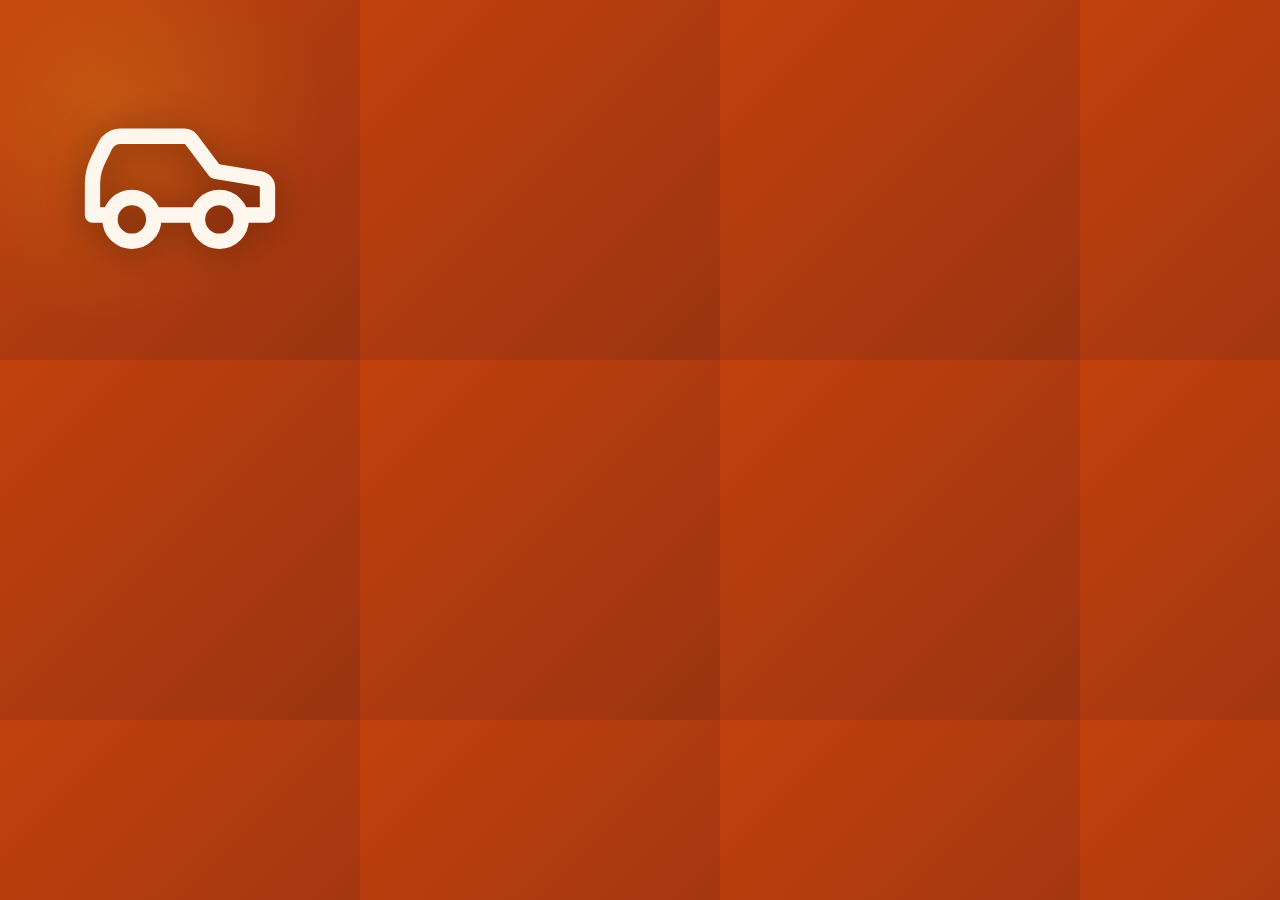
<file: apple-touch-icon.html>
<!DOCTYPE html>
<html lang="zh-CN">
<head>
<meta charset="UTF-8">
<title>Apple Touch Icon — Driving &amp; Delivery Workshop</title>
<style>
  :root {
    --primary: #c2410c;
    --primary-dark: #9a3412;
    --accent: #fbbf24;
  }
  * { box-sizing: border-box; margin: 0; padding: 0; }
  html, body { width: 360px; height: 360px; overflow: hidden; }
  body {
    background: linear-gradient(135deg, var(--primary) 0%, var(--primary-dark) 100%);
    display: flex;
    align-items: center;
    justify-content: center;
    position: relative;
  }
  body::after {
    content: "";
    position: absolute;
    inset: 0;
    background: radial-gradient(ellipse at 30% 30%, rgba(251,191,36,0.18) 0%, transparent 60%);
  }
  .icon {
    color: #fff7ed;
    width: 210px;
    height: 210px;
    position: relative;
    z-index: 1;
    filter: drop-shadow(0 4px 18px rgba(0,0,0,0.35));
  }
</style>
</head>
<body>
  <svg class="icon" xmlns="http://www.w3.org/2000/svg" viewBox="0 0 24 24" fill="none" stroke="currentColor" stroke-width="1.75" stroke-linecap="round" stroke-linejoin="round" aria-hidden="true">
    <path d="M14 16H9m10 0h3v-3.15a1 1 0 0 0-.84-.99L16 11l-2.7-3.6a1 1 0 0 0-.8-.4H5.24a2 2 0 0 0-1.8 1.1l-.8 1.63A6 6 0 0 0 2 12.42V16h2"></path>
    <circle cx="6.5" cy="16.5" r="2.5"></circle>
    <circle cx="16.5" cy="16.5" r="2.5"></circle>
  </svg>
</body>
</html>
</file>
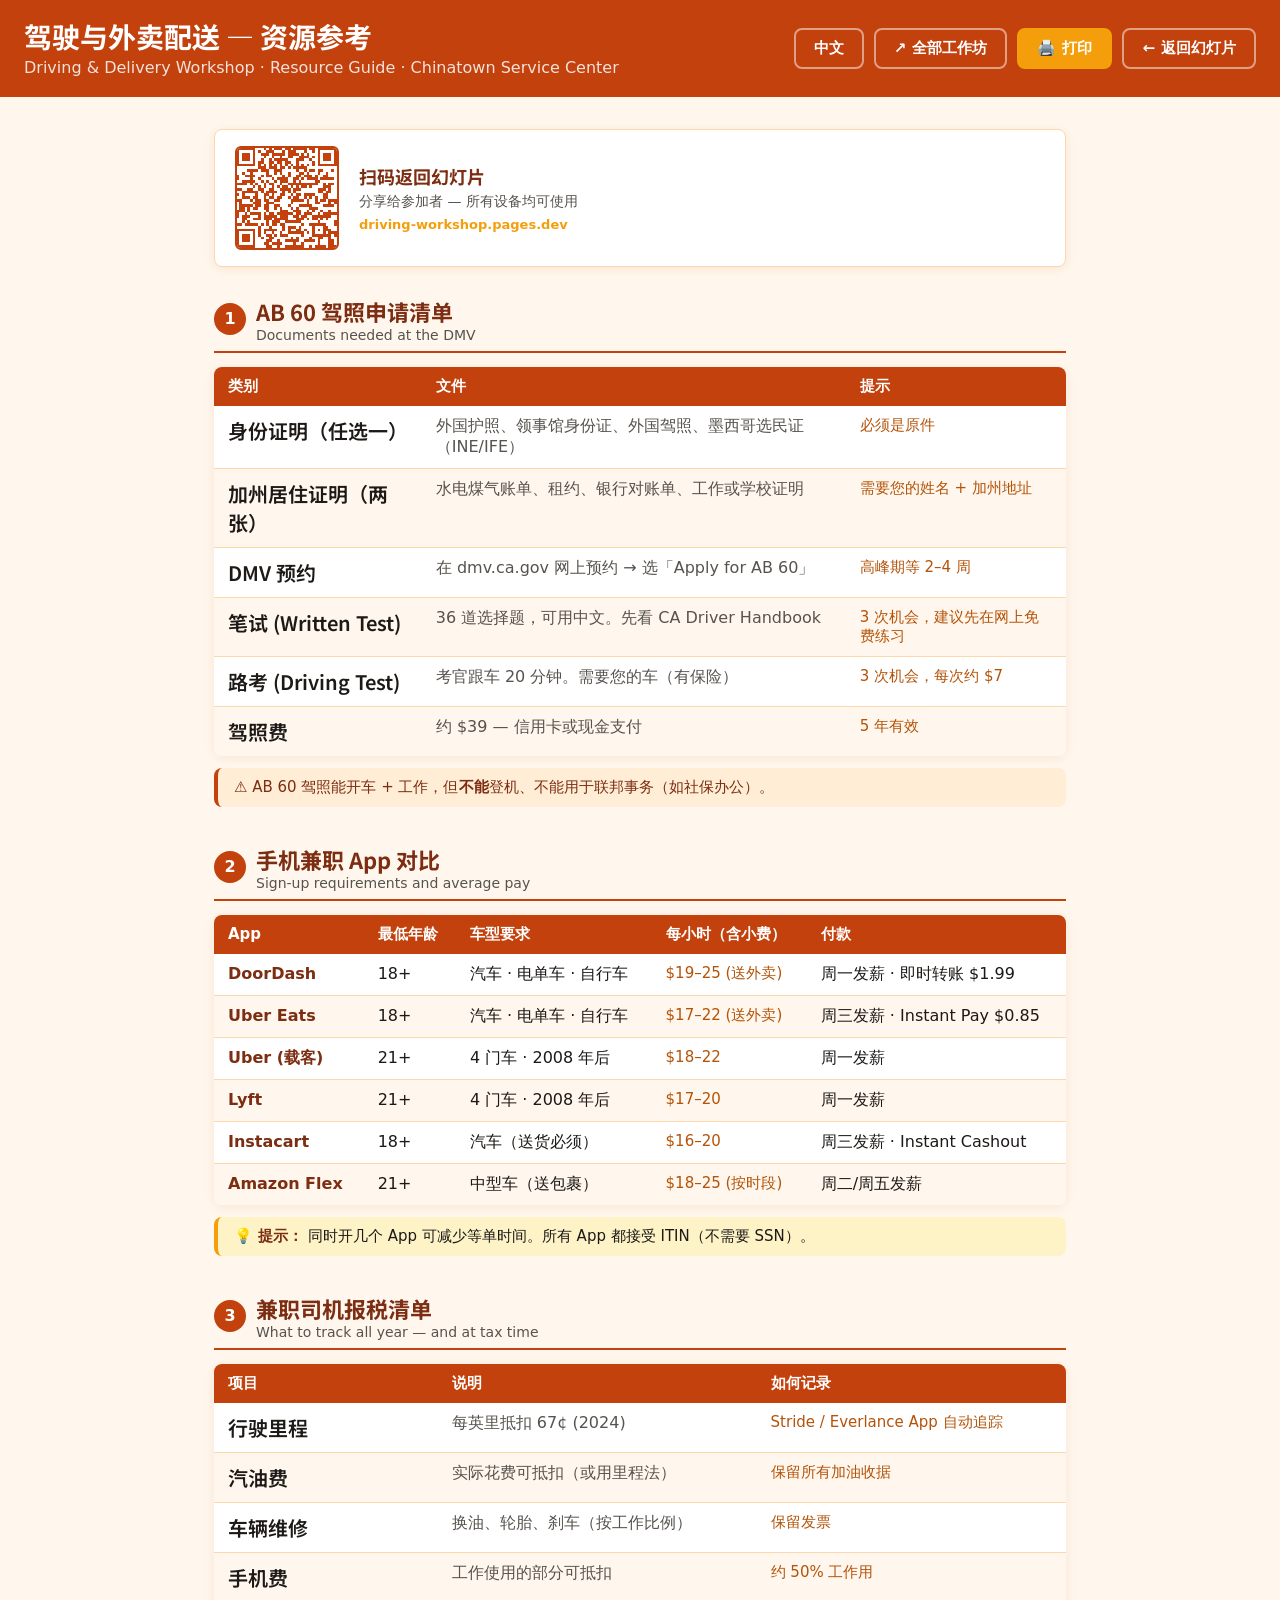
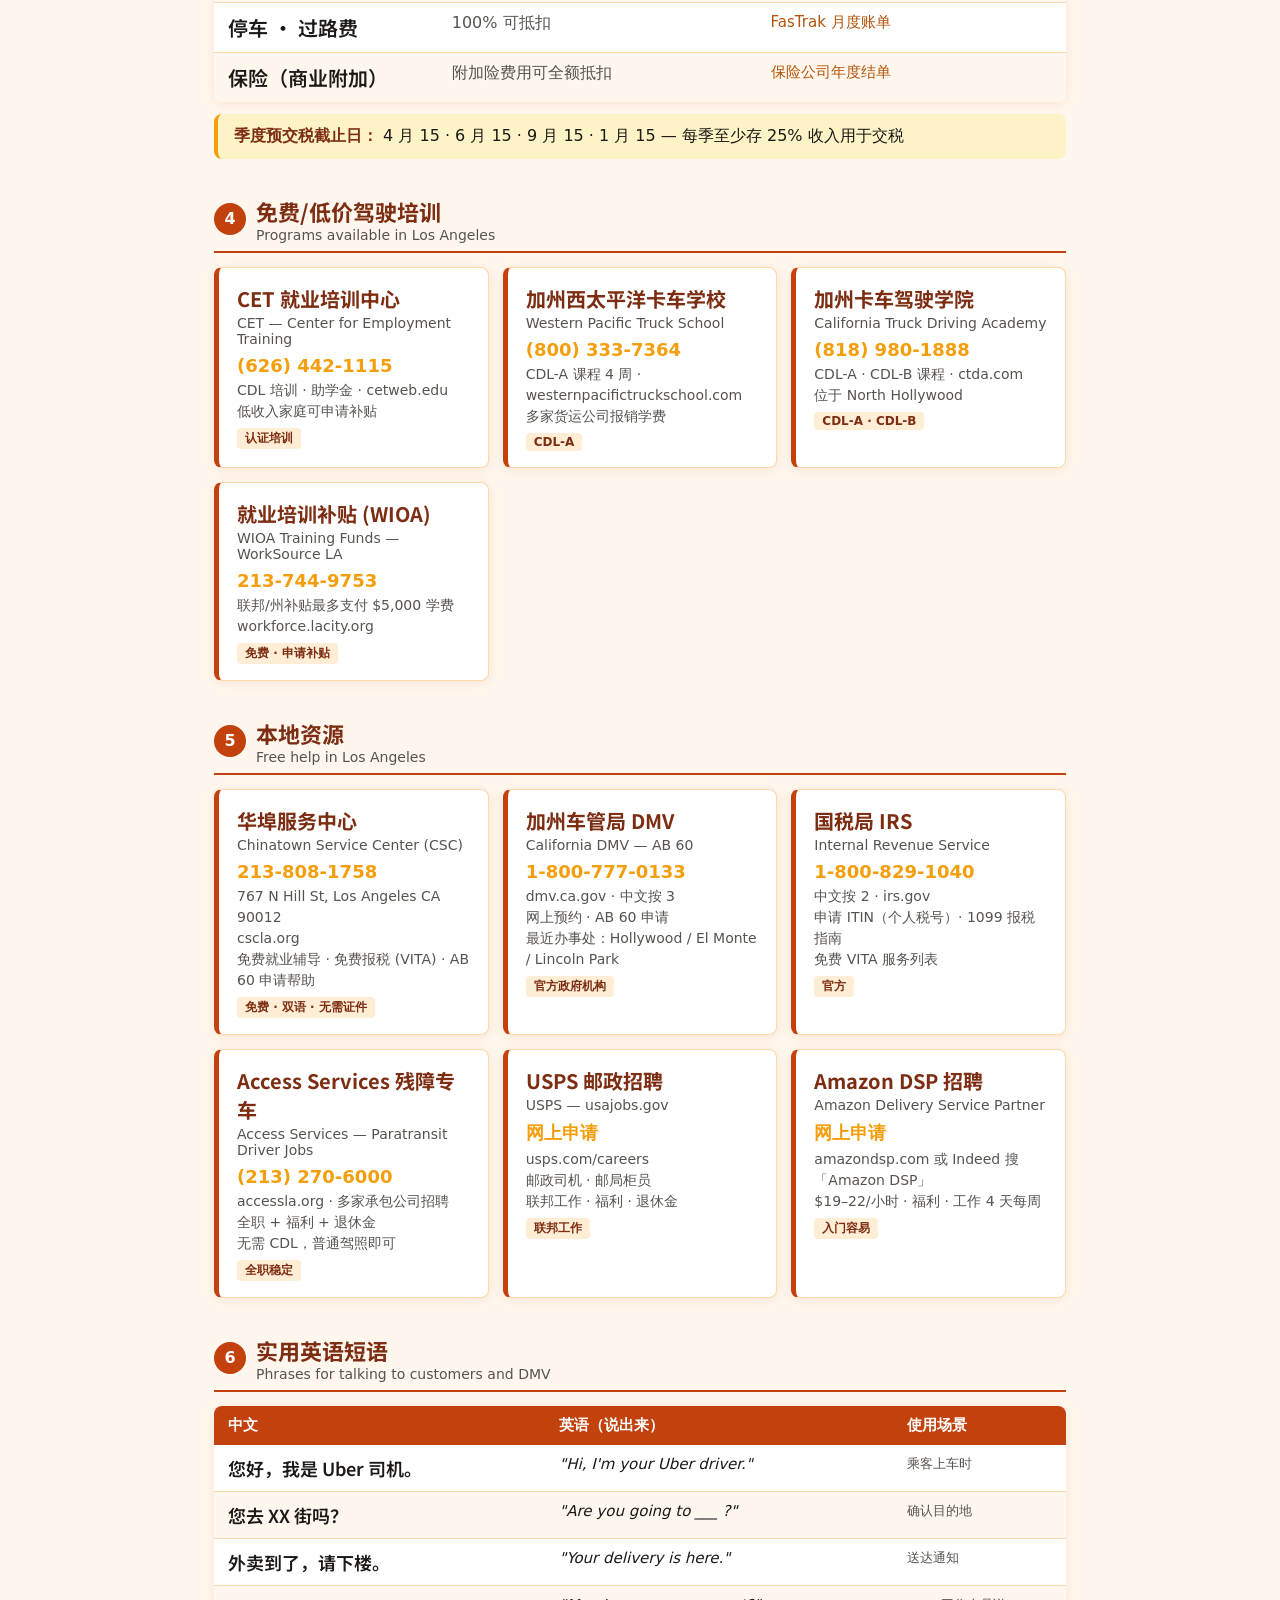
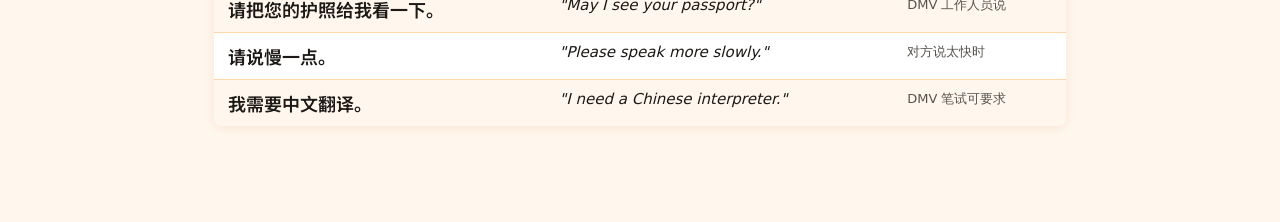
<file: resources.html>
<!DOCTYPE html>
<html lang="zh-CN">
<head>
  <meta charset="UTF-8">
  <meta name="viewport" content="width=device-width, initial-scale=1.0">
  <title>驾驶资源 · Driving &amp; Delivery Resources — CSC</title>
  <meta name="description" content="Driving & delivery jobs in LA — AB 60 license, DoorDash sign-up, 1099 taxes, USPS & CDL careers. Free help at Chinatown Service Center.">
  <link rel="canonical" href="https://driving-workshop.pages.dev/resources">
  <meta property="og:title" content="驾驶资源 · Driving & Delivery Resources — Chinatown Service Center">
  <meta property="og:description" content="Bilingual driving and delivery reference — AB 60, gig app sign-up, taxes for 1099 drivers, full-time driving options in LA.">
  <meta property="og:type" content="website">
  <meta property="og:url" content="https://driving-workshop.pages.dev/resources">
  <meta property="og:image" content="https://driving-workshop.pages.dev/og-image.jpg">
  <meta property="og:image:width" content="1200">
  <meta property="og:image:height" content="630">
  <meta property="og:image:alt" content="驾驶与外卖配送 资源参考 · Driving & Delivery Resource Guide — Chinatown Service Center">
  <meta name="twitter:card" content="summary_large_image">
  <meta name="twitter:image" content="https://driving-workshop.pages.dev/og-image.jpg">
  <link rel="icon" href="data:image/svg+xml,<svg xmlns='http://www.w3.org/2000/svg' viewBox='0 0 100 100'><text y='.9em' font-size='90'>🚗</text></svg>">
  <link rel="preconnect" href="https://fonts.googleapis.com">
  <link rel="preconnect" href="https://fonts.gstatic.com" crossorigin>
  <link rel="stylesheet" href="https://fonts.googleapis.com/css2?family=Noto+Sans+SC:wght@400;500;700&display=swap">
  <link rel="stylesheet" href="styles.css">
  <link rel="stylesheet" href="print.css">
</head>
<body class="zh resources-body">
<a class="skip-to-main" href="#main-content">跳至主内容 · Skip to main content</a>

<!-- ── Header ──────────────────────────────────────────── -->
<header class="resources-header no-print">
  <div class="resources-title-block">
    <div class="resources-title-zh">驾驶与外卖配送 — 资源参考</div>
    <div class="resources-title-en">Driving &amp; Delivery Workshop · Resource Guide · Chinatown Service Center</div>
  </div>
  <div class="header-actions">
    <button class="btn-ghost" id="langToggle" data-action="toggle-lang" aria-label="切换语言 · Toggle language">中文</button>
    <a class="btn-ghost" href="https://csc-workshops.pages.dev" target="_blank" rel="noopener">↗ <span class="zh">全部工作坊</span><span class="en">All workshops</span></a>
    <button class="btn-primary print-btn" data-action="print">🖨️ <span class="zh">打印</span><span class="en">Print</span></button>
    <a class="btn-ghost back-link" href="index.html">← <span class="zh">返回幻灯片</span><span class="en">Back to Slides</span></a>
  </div>
</header>

<main class="resources-page" id="main-content">

  <!-- QR top -->
  <div class="qr-top-row no-print" id="qr-top-row">
    <div id="qr-top"></div>
    <div class="qr-top-info">
      <div class="qr-top-zh"><span class="zh">扫码返回幻灯片</span><span class="en">Scan to view slides</span></div>
      <div class="qr-top-en"><span class="zh">分享给参加者 — 所有设备均可使用</span><span class="en">Share with participants — works on any device</span></div>
      <div class="qr-top-url">driving-workshop.pages.dev</div>
    </div>
  </div>

  <!-- ── Section 1: AB 60 Document Checklist ─────────── -->
  <div class="resource-section">
    <div class="section-header">
      <div class="section-num">1</div>
      <div>
        <div class="section-title-zh"><span class="zh">AB 60 驾照申请清单</span><span class="en">AB 60 License Application Checklist</span></div>
        <div class="section-title-en"><span class="zh">Documents needed at the DMV</span><span class="en">DMV 申请所需文件</span></div>
      </div>
    </div>
    <table class="res-table">
      <thead>
        <tr>
          <th><span class="zh">类别</span><span class="en">Category</span></th>
          <th><span class="zh">文件</span><span class="en">Document</span></th>
          <th><span class="zh">提示</span><span class="en">Notes</span></th>
        </tr>
      </thead>
      <tbody>
        <tr>
          <td class="zh-cell"><span class="zh">身份证明（任选一）</span><span class="en">Proof of Identity (one)</span></td>
          <td class="en-cell"><span class="zh">外国护照、领事馆身份证、外国驾照、墨西哥选民证（INE/IFE）</span><span class="en">Foreign passport, Consular ID, foreign driver's license, Mexican voter ID</span></td>
          <td class="tip-cell"><span class="zh">必须是原件</span><span class="en">Originals only — no copies</span></td>
        </tr>
        <tr>
          <td class="zh-cell"><span class="zh">加州居住证明（两张）</span><span class="en">CA Residency (two)</span></td>
          <td class="en-cell"><span class="zh">水电煤气账单、租约、银行对账单、工作或学校证明</span><span class="en">Utility bills, lease, bank statements, employer/school letter</span></td>
          <td class="tip-cell"><span class="zh">需要您的姓名 + 加州地址</span><span class="en">Must show your name + CA address</span></td>
        </tr>
        <tr>
          <td class="zh-cell"><span class="zh">DMV 预约</span><span class="en">DMV Appointment</span></td>
          <td class="en-cell"><span class="zh">在 dmv.ca.gov 网上预约 → 选「Apply for AB 60」</span><span class="en">Book at dmv.ca.gov → "Apply for AB 60"</span></td>
          <td class="tip-cell"><span class="zh">高峰期等 2–4 周</span><span class="en">2–4 week wait during busy times</span></td>
        </tr>
        <tr>
          <td class="zh-cell"><span class="zh">笔试 (Written Test)</span><span class="en">Written Test</span></td>
          <td class="en-cell"><span class="zh">36 道选择题，可用中文。先看 CA Driver Handbook</span><span class="en">36 multiple-choice, Chinese available. Read CA Driver Handbook first</span></td>
          <td class="tip-cell"><span class="zh">3 次机会，建议先在网上免费练习</span><span class="en">3 attempts — practice online first</span></td>
        </tr>
        <tr>
          <td class="zh-cell"><span class="zh">路考 (Driving Test)</span><span class="en">Driving Test</span></td>
          <td class="en-cell"><span class="zh">考官跟车 20 分钟。需要您的车（有保险）</span><span class="en">20-min drive with examiner. Bring your own insured car</span></td>
          <td class="tip-cell"><span class="zh">3 次机会，每次约 $7</span><span class="en">3 attempts — ~$7 each</span></td>
        </tr>
        <tr>
          <td class="zh-cell"><span class="zh">驾照费</span><span class="en">License Fee</span></td>
          <td class="en-cell"><span class="zh">约 $39 — 信用卡或现金支付</span><span class="en">~$39 — credit card or cash</span></td>
          <td class="tip-cell"><span class="zh">5 年有效</span><span class="en">Valid 5 years</span></td>
        </tr>
      </tbody>
    </table>
    <div style="margin-top:12px;background:var(--primary-light);border-left:4px solid var(--primary);border-radius:8px;padding:10px 16px;font-size:15px;color:var(--primary-dark);">
      <span class="zh">⚠️ AB 60 驾照能开车 + 工作，但<strong>不能</strong>登机、不能用于联邦事务（如社保办公）。</span>
      <span class="en">⚠️ AB 60 license lets you drive and work, but <strong>cannot</strong> be used for air travel or federal ID purposes.</span>
    </div>
  </div>

  <!-- ── Section 2: Gig App Comparison ────────────────── -->
  <div class="resource-section">
    <div class="section-header">
      <div class="section-num">2</div>
      <div>
        <div class="section-title-zh"><span class="zh">手机兼职 App 对比</span><span class="en">Gig App Comparison</span></div>
        <div class="section-title-en"><span class="zh">Sign-up requirements and average pay</span><span class="en">注册要求和平均收入</span></div>
      </div>
    </div>
    <table class="res-table">
      <thead>
        <tr>
          <th>App</th>
          <th><span class="zh">最低年龄</span><span class="en">Min Age</span></th>
          <th><span class="zh">车型要求</span><span class="en">Vehicle</span></th>
          <th><span class="zh">每小时（含小费）</span><span class="en">Per Hour (w/ tips)</span></th>
          <th><span class="zh">付款</span><span class="en">Payout</span></th>
        </tr>
      </thead>
      <tbody>
        <tr>
          <td style="font-weight:700;color:var(--primary-dark);">DoorDash</td>
          <td><span class="zh">18+</span><span class="en">18+</span></td>
          <td><span class="zh">汽车 · 电单车 · 自行车</span><span class="en">Car · Motorcycle · Bike</span></td>
          <td class="tip-cell"><span class="zh">$19–25 (送外卖)</span><span class="en">$19–25 (food delivery)</span></td>
          <td><span class="zh">周一发薪 · 即时转账 $1.99</span><span class="en">Mondays · Fast Pay $1.99</span></td>
        </tr>
        <tr>
          <td style="font-weight:700;color:var(--primary-dark);">Uber Eats</td>
          <td><span class="zh">18+</span><span class="en">18+</span></td>
          <td><span class="zh">汽车 · 电单车 · 自行车</span><span class="en">Car · Motorcycle · Bike</span></td>
          <td class="tip-cell"><span class="zh">$17–22 (送外卖)</span><span class="en">$17–22 (food delivery)</span></td>
          <td><span class="zh">周三发薪 · Instant Pay $0.85</span><span class="en">Wednesdays · Instant Pay $0.85</span></td>
        </tr>
        <tr>
          <td style="font-weight:700;color:var(--primary-dark);">Uber (载客)</td>
          <td><span class="zh">21+</span><span class="en">21+</span></td>
          <td><span class="zh">4 门车 · 2008 年后</span><span class="en">4-door car · 2008 or newer</span></td>
          <td class="tip-cell"><span class="zh">$18–22</span><span class="en">$18–22</span></td>
          <td><span class="zh">周一发薪</span><span class="en">Mondays</span></td>
        </tr>
        <tr>
          <td style="font-weight:700;color:var(--primary-dark);">Lyft</td>
          <td><span class="zh">21+</span><span class="en">21+</span></td>
          <td><span class="zh">4 门车 · 2008 年后</span><span class="en">4-door car · 2008 or newer</span></td>
          <td class="tip-cell"><span class="zh">$17–20</span><span class="en">$17–20</span></td>
          <td><span class="zh">周一发薪</span><span class="en">Mondays</span></td>
        </tr>
        <tr>
          <td style="font-weight:700;color:var(--primary-dark);">Instacart</td>
          <td><span class="zh">18+</span><span class="en">18+</span></td>
          <td><span class="zh">汽车（送货必须）</span><span class="en">Car (for delivery)</span></td>
          <td class="tip-cell"><span class="zh">$16–20</span><span class="en">$16–20</span></td>
          <td><span class="zh">周三发薪 · Instant Cashout</span><span class="en">Wednesdays · Instant Cashout</span></td>
        </tr>
        <tr>
          <td style="font-weight:700;color:var(--primary-dark);">Amazon Flex</td>
          <td><span class="zh">21+</span><span class="en">21+</span></td>
          <td><span class="zh">中型车（送包裹）</span><span class="en">Midsize car (parcels)</span></td>
          <td class="tip-cell"><span class="zh">$18–25 (按时段)</span><span class="en">$18–25 (block-based)</span></td>
          <td><span class="zh">周二/周五发薪</span><span class="en">Tuesdays / Fridays</span></td>
        </tr>
      </tbody>
    </table>
    <div style="margin-top:12px;background:var(--accent-light);border-left:4px solid var(--accent);border-radius:8px;padding:10px 16px;font-size:15px;">
      <strong style="color:var(--primary-dark);"><span class="zh">💡 提示：</span><span class="en">💡 Tip: </span></strong>
      <span class="zh">同时开几个 App 可减少等单时间。所有 App 都接受 ITIN（不需要 SSN）。</span>
      <span class="en">Running multiple apps reduces wait time. All apps accept ITIN (no SSN required).</span>
    </div>
  </div>

  <!-- ── Section 3: Tax Checklist ─────────────────────── -->
  <div class="resource-section">
    <div class="section-header">
      <div class="section-num">3</div>
      <div>
        <div class="section-title-zh"><span class="zh">兼职司机报税清单</span><span class="en">Gig Worker Tax Checklist</span></div>
        <div class="section-title-en"><span class="zh">What to track all year — and at tax time</span><span class="en">全年要记录的 + 报税时要交的</span></div>
      </div>
    </div>
    <table class="res-table" style="margin-bottom:12px;">
      <thead>
        <tr>
          <th><span class="zh">项目</span><span class="en">Item</span></th>
          <th><span class="zh">说明</span><span class="en">What it is</span></th>
          <th><span class="zh">如何记录</span><span class="en">How to track</span></th>
        </tr>
      </thead>
      <tbody>
        <tr>
          <td class="zh-cell"><span class="zh">行驶里程</span><span class="en">Business Miles</span></td>
          <td class="en-cell"><span class="zh">每英里抵扣 67¢ (2024)</span><span class="en">67¢ per mile deduction (2024)</span></td>
          <td class="tip-cell"><span class="zh">Stride / Everlance App 自动追踪</span><span class="en">Stride / Everlance app auto-tracks</span></td>
        </tr>
        <tr>
          <td class="zh-cell"><span class="zh">汽油费</span><span class="en">Gas</span></td>
          <td class="en-cell"><span class="zh">实际花费可抵扣（或用里程法）</span><span class="en">Actual cost deductible (or use mileage)</span></td>
          <td class="tip-cell"><span class="zh">保留所有加油收据</span><span class="en">Save all gas receipts</span></td>
        </tr>
        <tr>
          <td class="zh-cell"><span class="zh">车辆维修</span><span class="en">Car Repairs</span></td>
          <td class="en-cell"><span class="zh">换油、轮胎、刹车（按工作比例）</span><span class="en">Oil, tires, brakes (work share)</span></td>
          <td class="tip-cell"><span class="zh">保留发票</span><span class="en">Keep all invoices</span></td>
        </tr>
        <tr>
          <td class="zh-cell"><span class="zh">手机费</span><span class="en">Phone Bill</span></td>
          <td class="en-cell"><span class="zh">工作使用的部分可抵扣</span><span class="en">Work-related portion deductible</span></td>
          <td class="tip-cell"><span class="zh">约 50% 工作用</span><span class="en">Estimate ~50% work use</span></td>
        </tr>
        <tr>
          <td class="zh-cell"><span class="zh">停车 · 过路费</span><span class="en">Parking · Tolls</span></td>
          <td class="en-cell"><span class="zh">100% 可抵扣</span><span class="en">100% deductible</span></td>
          <td class="tip-cell"><span class="zh">FasTrak 月度账单</span><span class="en">FasTrak monthly statements</span></td>
        </tr>
        <tr>
          <td class="zh-cell"><span class="zh">保险（商业附加）</span><span class="en">Insurance (rideshare)</span></td>
          <td class="en-cell"><span class="zh">附加险费用可全额抵扣</span><span class="en">Rideshare endorsement fully deductible</span></td>
          <td class="tip-cell"><span class="zh">保险公司年度结单</span><span class="en">Insurer annual statement</span></td>
        </tr>
      </tbody>
    </table>
    <div style="background:var(--accent-light);border-left:4px solid var(--accent);border-radius:8px;padding:12px 16px;font-size:16px;">
      <strong style="color:var(--primary-dark);"><span class="zh">季度预交税截止日：</span><span class="en">Quarterly Tax Due Dates: </span></strong>
      <span class="zh">4 月 15 · 6 月 15 · 9 月 15 · 1 月 15</span>
      <span class="en">Apr 15 · Jun 15 · Sep 15 · Jan 15</span>
      <span class="zh"> — 每季至少存 25% 收入用于交税</span>
      <span class="en"> — Save 25% of earnings each quarter</span>
    </div>
  </div>

  <!-- ── Section 4: Free LA Training Programs ───────── -->
  <div class="resource-section">
    <div class="section-header">
      <div class="section-num">4</div>
      <div>
        <div class="section-title-zh"><span class="zh">免费/低价驾驶培训</span><span class="en">Free/Low-Cost Driver Training</span></div>
        <div class="section-title-en"><span class="zh">Programs available in Los Angeles</span><span class="en">洛杉矶可参加的项目</span></div>
      </div>
    </div>
    <div class="org-cards">
      <div class="org-card">
        <div class="org-name-zh"><span class="zh">CET 就业培训中心</span><span class="en">Center for Employment Training</span></div>
        <div class="org-name-en"><span class="zh">CET — Center for Employment Training</span><span class="en">CET 就业培训中心</span></div>
        <div class="org-phone">(626) 442-1115</div>
        <div class="org-detail">
          <span class="zh">CDL 培训 · 助学金 · cetweb.edu<br>低收入家庭可申请补贴</span>
          <span class="en">CDL training · Financial aid · cetweb.edu<br>Low-income financial aid available</span>
        </div>
        <div class="org-badge"><span class="zh">认证培训</span><span class="en">Accredited training</span></div>
      </div>
      <div class="org-card">
        <div class="org-name-zh"><span class="zh">加州西太平洋卡车学校</span><span class="en">Western Pacific Truck School</span></div>
        <div class="org-name-en"><span class="zh">Western Pacific Truck School</span><span class="en">加州西太平洋卡车学校</span></div>
        <div class="org-phone">(800) 333-7364</div>
        <div class="org-detail">
          <span class="zh">CDL-A 课程 4 周 · westernpacifictruckschool.com<br>多家货运公司报销学费</span>
          <span class="en">4-week CDL-A program · westernpacifictruckschool.com<br>Many carriers reimburse tuition</span>
        </div>
        <div class="org-badge"><span class="zh">CDL-A</span><span class="en">CDL-A</span></div>
      </div>
      <div class="org-card">
        <div class="org-name-zh"><span class="zh">加州卡车驾驶学院</span><span class="en">CA Truck Driving Academy</span></div>
        <div class="org-name-en"><span class="zh">California Truck Driving Academy</span><span class="en">加州卡车驾驶学院</span></div>
        <div class="org-phone">(818) 980-1888</div>
        <div class="org-detail">
          <span class="zh">CDL-A · CDL-B 课程 · ctda.com<br>位于 North Hollywood</span>
          <span class="en">CDL-A · CDL-B classes · ctda.com<br>Located in North Hollywood</span>
        </div>
        <div class="org-badge"><span class="zh">CDL-A · CDL-B</span><span class="en">CDL-A · CDL-B</span></div>
      </div>
      <div class="org-card">
        <div class="org-name-zh"><span class="zh">就业培训补贴 (WIOA)</span><span class="en">WorkSource WIOA Grant</span></div>
        <div class="org-name-en"><span class="zh">WIOA Training Funds — WorkSource LA</span><span class="en">就业培训补贴</span></div>
        <div class="org-phone">213-744-9753</div>
        <div class="org-detail">
          <span class="zh">联邦/州补贴最多支付 $5,000 学费<br>workforce.lacity.org</span>
          <span class="en">Federal/state funding up to $5,000 tuition<br>workforce.lacity.org</span>
        </div>
        <div class="org-badge"><span class="zh">免费 · 申请补贴</span><span class="en">Free · Apply for grant</span></div>
      </div>
    </div>
  </div>

  <!-- ── Section 5: Local Resources ────────────────────── -->
  <div class="resource-section">
    <div class="section-header">
      <div class="section-num">5</div>
      <div>
        <div class="section-title-zh"><span class="zh">本地资源</span><span class="en">Local Resources</span></div>
        <div class="section-title-en"><span class="zh">Free help in Los Angeles</span><span class="en">洛杉矶免费帮助</span></div>
      </div>
    </div>
    <div class="org-cards">
      <div class="org-card">
        <div class="org-name-zh"><span class="zh">华埠服务中心</span><span class="en">Chinatown Service Center</span></div>
        <div class="org-name-en"><span class="zh">Chinatown Service Center (CSC)</span><span class="en">华埠服务中心</span></div>
        <div class="org-phone">213-808-1758</div>
        <div class="org-detail">
          <span class="zh">767 N Hill St, Los Angeles CA 90012<br>cscla.org<br>免费就业辅导 · 免费报税 (VITA) · AB 60 申请帮助</span>
          <span class="en">767 N Hill St, Los Angeles CA 90012<br>cscla.org<br>Free employment counseling · Free VITA tax help · AB 60 assistance</span>
        </div>
        <div class="org-badge"><span class="zh">免费 · 双语 · 无需证件</span><span class="en">Free · Bilingual · No ID required</span></div>
      </div>
      <div class="org-card">
        <div class="org-name-zh"><span class="zh">加州车管局 DMV</span><span class="en">California DMV</span></div>
        <div class="org-name-en"><span class="zh">California DMV — AB 60</span><span class="en">加州车管局 — AB 60</span></div>
        <div class="org-phone">1-800-777-0133</div>
        <div class="org-detail">
          <span class="zh">dmv.ca.gov · 中文按 3<br>网上预约 · AB 60 申请<br>最近办事处：Hollywood / El Monte / Lincoln Park</span>
          <span class="en">dmv.ca.gov · Press 3 for Chinese<br>Online appointments · AB 60 applications<br>Nearest offices: Hollywood / El Monte / Lincoln Park</span>
        </div>
        <div class="org-badge"><span class="zh">官方政府机构</span><span class="en">Official state agency</span></div>
      </div>
      <div class="org-card">
        <div class="org-name-zh"><span class="zh">国税局 IRS</span><span class="en">IRS Tax Help</span></div>
        <div class="org-name-en"><span class="zh">Internal Revenue Service</span><span class="en">国税局</span></div>
        <div class="org-phone">1-800-829-1040</div>
        <div class="org-detail">
          <span class="zh">中文按 2 · irs.gov<br>申请 ITIN（个人税号）· 1099 报税指南<br>免费 VITA 服务列表</span>
          <span class="en">Press 2 for Chinese · irs.gov<br>Apply for ITIN · 1099 filing guide<br>Free VITA program directory</span>
        </div>
        <div class="org-badge"><span class="zh">官方</span><span class="en">Federal agency</span></div>
      </div>
      <div class="org-card">
        <div class="org-name-zh"><span class="zh">Access Services 残障专车</span><span class="en">Access Services</span></div>
        <div class="org-name-en"><span class="zh">Access Services — Paratransit Driver Jobs</span><span class="en">残障专车司机职位</span></div>
        <div class="org-phone">(213) 270-6000</div>
        <div class="org-detail">
          <span class="zh">accessla.org · 多家承包公司招聘<br>全职 + 福利 + 退休金<br>无需 CDL，普通驾照即可</span>
          <span class="en">accessla.org · Multiple contractor companies hiring<br>Full-time + benefits + pension<br>No CDL required — regular license</span>
        </div>
        <div class="org-badge"><span class="zh">全职稳定</span><span class="en">Full-time · Stable</span></div>
      </div>
      <div class="org-card">
        <div class="org-name-zh"><span class="zh">USPS 邮政招聘</span><span class="en">USPS Hiring</span></div>
        <div class="org-name-en"><span class="zh">USPS — usajobs.gov</span><span class="en">美国邮政招聘</span></div>
        <div class="org-phone"><span class="zh">网上申请</span><span class="en">Online only</span></div>
        <div class="org-detail">
          <span class="zh">usps.com/careers<br>邮政司机 · 邮局柜员<br>联邦工作 · 福利 · 退休金</span>
          <span class="en">usps.com/careers<br>City carrier · Postal clerk<br>Federal job · Benefits · Pension</span>
        </div>
        <div class="org-badge"><span class="zh">联邦工作</span><span class="en">Federal job</span></div>
      </div>
      <div class="org-card">
        <div class="org-name-zh"><span class="zh">Amazon DSP 招聘</span><span class="en">Amazon DSP Hiring</span></div>
        <div class="org-name-en"><span class="zh">Amazon Delivery Service Partner</span><span class="en">Amazon 第三方物流</span></div>
        <div class="org-phone"><span class="zh">网上申请</span><span class="en">Online only</span></div>
        <div class="org-detail">
          <span class="zh">amazondsp.com 或 Indeed 搜「Amazon DSP」<br>$19–22/小时 · 福利 · 工作 4 天每周</span>
          <span class="en">amazondsp.com or Indeed → "Amazon DSP"<br>$19–22/hr · benefits · 4-day work week</span>
        </div>
        <div class="org-badge"><span class="zh">入门容易</span><span class="en">Entry-level friendly</span></div>
      </div>
    </div>
  </div>

  <!-- ── Section 6: Useful English Phrases ───────────── -->
  <div class="resource-section">
    <div class="section-header">
      <div class="section-num">6</div>
      <div>
        <div class="section-title-zh"><span class="zh">实用英语短语</span><span class="en">Useful English Phrases</span></div>
        <div class="section-title-en"><span class="zh">Phrases for talking to customers and DMV</span><span class="en">和乘客或 DMV 沟通时的常用短语</span></div>
      </div>
    </div>
    <table class="res-table">
      <thead>
        <tr>
          <th><span class="zh">中文</span><span class="en">Chinese</span></th>
          <th><span class="zh">英语（说出来）</span><span class="en">English (say this)</span></th>
          <th><span class="zh">使用场景</span><span class="en">When to use</span></th>
        </tr>
      </thead>
      <tbody>
        <tr>
          <td class="phrase-row-zh"><span class="zh">您好，我是 Uber 司机。</span><span class="en">Hi, I'm your Uber driver.</span></td>
          <td class="phrase-row-en">"Hi, I'm your Uber driver."</td>
          <td class="phrase-row-note"><span class="zh">乘客上车时</span><span class="en">When picking up rider</span></td>
        </tr>
        <tr>
          <td class="phrase-row-zh"><span class="zh">您去 XX 街吗？</span><span class="en">Are you going to XX Street?</span></td>
          <td class="phrase-row-en">"Are you going to ___ ?"</td>
          <td class="phrase-row-note"><span class="zh">确认目的地</span><span class="en">Confirm destination</span></td>
        </tr>
        <tr>
          <td class="phrase-row-zh"><span class="zh">外卖到了，请下楼。</span><span class="en">Your order is here. Please come down.</span></td>
          <td class="phrase-row-en">"Your delivery is here."</td>
          <td class="phrase-row-note"><span class="zh">送达通知</span><span class="en">Notify customer</span></td>
        </tr>
        <tr>
          <td class="phrase-row-zh"><span class="zh">请把您的护照给我看一下。</span><span class="en">May I see your passport?</span></td>
          <td class="phrase-row-en">"May I see your passport?"</td>
          <td class="phrase-row-note"><span class="zh">DMV 工作人员说</span><span class="en">DMV staff say this</span></td>
        </tr>
        <tr>
          <td class="phrase-row-zh"><span class="zh">请说慢一点。</span><span class="en">Please speak more slowly.</span></td>
          <td class="phrase-row-en">"Please speak more slowly."</td>
          <td class="phrase-row-note"><span class="zh">对方说太快时</span><span class="en">When they speak too fast</span></td>
        </tr>
        <tr>
          <td class="phrase-row-zh"><span class="zh">我需要中文翻译。</span><span class="en">I need a Chinese interpreter.</span></td>
          <td class="phrase-row-en">"I need a Chinese interpreter."</td>
          <td class="phrase-row-note"><span class="zh">DMV 笔试可要求</span><span class="en">DMV provides on request</span></td>
        </tr>
      </tbody>
    </table>
  </div>

</main>

<script src="qrcode.min.js"></script>
<script src="resources.js"></script>
</body>
</html>
</file>
<file: styles.css>
/* ─── CSS Custom Properties ─────────────────────────────── */
:root {
  --bg:           #fff7ed;
  --surface:      #ffffff;
  --primary:      #c2410c;
  --primary-dark: #7c2d12;
  --primary-light:#ffedd5;
  --accent:       #f59e0b;
  --accent-text:  #b45309;
  --accent-light: #fef3c7;
  --text:         #1c1917;
  --text-sub:     #57534e;
  --border:       #fed7aa;
  --shadow:       0 2px 12px rgba(194,65,12,0.10);
  --radius-card:  8px;
  --radius-activity: 12px;
  --radius-btn:   8px;
  --transition:   200ms ease;
  /* Activity match-state colors — orange / amber / brown / green */
  --match-1:      #c2410c;
  --match-1-bg:   #ffedd5;
  --match-2:      #b45309;
  --match-2-bg:   #fef3c7;
  --match-3:      #78350f;
  --match-3-bg:   #fde68a;
  --match-4:      #047857;
  --match-4-bg:   #d1fae5;
}

/* ─── Slide Transition ──────────────────────────────────── */
@keyframes slideFadeIn {
  from { opacity: 0; transform: translateY(6px); }
  to   { opacity: 1; transform: translateY(0); }
}

/* ─── Reset ─────────────────────────────────────────────── */
*, *::before, *::after { box-sizing: border-box; margin: 0; padding: 0; }
html { font-size: 16px; }
body {
  font-family: -apple-system, BlinkMacSystemFont, "Segoe UI", system-ui, sans-serif;
  background: var(--bg);
  color: var(--text);
  height: 100dvh;
  overflow: hidden;
  display: flex;
  flex-direction: column;
}

/* ─── Language Visibility ───────────────────────────────── */
body.zh .en { display: none !important; }
body:not(.zh) .zh { display: none !important; }

/* ─── Suppress focus ring on programmatic heading focus ─── */
h1:focus:not(:focus-visible),
h2:focus:not(:focus-visible) { outline: none; }
[tabindex="-1"]:focus { outline: none; }

/* ─── Explicit focus-visible for interactive elements ───── */
.nav-btn:focus-visible,
.reveal-btn:focus-visible,
.lang-toggle:focus-visible {
  outline: 3px solid #fff;
  outline-offset: 2px;
}
a:focus-visible {
  outline: 3px solid var(--primary);
  outline-offset: 2px;
  border-radius: 2px;
}

/* ─── Skip Link ─────────────────────────────────────────── */
.skip-to-main {
  position: absolute;
  left: -9999px;
  top: 0;
  background: var(--primary);
  color: #fff;
  padding: 8px 16px;
  z-index: 100;
  border-radius: 0 0 8px 0;
}
.skip-to-main:focus { left: 0; }

/* ─── Noscript ──────────────────────────────────────────── */
.noscript-msg {
  position: fixed; inset: 0;
  display: flex; align-items: center; justify-content: center;
  background: var(--bg); font-size: 1.25rem;
  padding: 2rem; text-align: center;
}

/* ─── Header ────────────────────────────────────────────── */
.slide-header {
  display: flex;
  align-items: center;
  justify-content: space-between;
  padding: 10px 20px;
  background: var(--primary);
  color: #fff;
  flex-shrink: 0;
  min-height: 44px;
}
.section-label {
  font-size: 14px;
  font-weight: 600;
  letter-spacing: 0.03em;
  opacity: 0.9;
}
.slide-counter {
  font-size: 14px;
  font-weight: 600;
  background: rgba(255,255,255,0.2);
  padding: 3px 10px;
  border-radius: 20px;
}

/* ─── Header Right Group ────────────────────────────────── */
.header-right {
  display: flex;
  align-items: center;
  gap: 10px;
}

/* ─── Language Toggle ───────────────────────────────────── */
.lang-toggle {
  background: rgba(255,255,255,0.18);
  color: #fff;
  border: 1.5px solid rgba(255,255,255,0.4);
  border-radius: var(--radius-btn);
  padding: 4px 12px;
  font-size: 13px;
  font-weight: 600;
  cursor: pointer;
  transition: background var(--transition);
  line-height: 1.4;
  flex-shrink: 0;
}
.lang-toggle:hover { background: rgba(255,255,255,0.28); }

/* ─── Slides Area ───────────────────────────────────────── */
.slides-area {
  flex: 1;
  position: relative;
  overflow: hidden;
}

/* ─── Slide Base ────────────────────────────────────────── */
.slide {
  display: none;
  position: absolute;
  inset: 0;
  background: var(--bg);
  overflow-y: auto;
  padding: 32px 40px 24px;
}
.slide.active { display: flex; flex-direction: column; animation: slideFadeIn 220ms ease-out; }
.slide-centered { align-items: center; text-align: center; }
.slide-inner { width: 100%; max-width: 1100px; margin: 0 auto; }
.slide-centered .slide-inner { display: flex; flex-direction: column; align-items: center; }

/* ─── Title Slide ───────────────────────────────────────── */
.title-slide {
  background: radial-gradient(ellipse at 60% 40%, #f97316 0%, var(--primary) 55%, var(--primary-dark) 100%);
  justify-content: center;
  color: #fff;
}
.title-slide .slide-inner { text-align: center; }
.csc-name {
  font-size: 18px;
  font-weight: 500;
  opacity: 0.85;
  margin-bottom: 24px;
  letter-spacing: 0.04em;
}
.main-title {
  font-family: "PingFang SC", "Noto Sans SC", "Microsoft YaHei", sans-serif;
  font-size: 64px;
  font-weight: 700;
  line-height: 1.2;
  margin-bottom: 12px;
  text-shadow: 0 2px 8px rgba(0,0,0,0.2);
}
.main-subtitle {
  font-size: 32px;
  font-weight: 400;
  opacity: 0.88;
  margin-bottom: 32px;
}
.date-line { font-size: 18px; opacity: 0.72; margin-bottom: 36px; }
.start-hint {
  display: inline-block;
  font-size: 16px;
  opacity: 0.68;
  background: rgba(255,255,255,0.15);
  padding: 6px 16px;
  border-radius: 20px;
  border: 1px solid rgba(255,255,255,0.3);
}

/* ─── Topic Badge ───────────────────────────────────────── */
.topic-badge svg { vertical-align: middle; }
.topic-badge {
  display: inline-flex;
  align-items: center;
  gap: 6px;
  background: var(--primary-light);
  color: var(--primary-dark);
  font-size: 14px;
  font-weight: 700;
  padding: 5px 14px;
  border-radius: 20px;
  margin-bottom: 16px;
  text-transform: uppercase;
  letter-spacing: 0.04em;
}

/* ─── Slide Headings ────────────────────────────────────── */
.zh-headline {
  font-family: "PingFang SC", "Noto Sans SC", "Microsoft YaHei", sans-serif;
  font-size: 48px;
  font-weight: 700;
  color: var(--primary-dark);
  line-height: 1.2;
  margin-bottom: 6px;
}
.en-subtitle {
  font-size: 22px;
  font-weight: 500;
  color: var(--text-sub);
  margin-bottom: 24px;
  line-height: 1.4;
}

/* ─── Checklist Cards ───────────────────────────────────── */
.checklist {
  list-style: none;
  display: flex;
  flex-direction: column;
  gap: 10px;
  width: 100%;
}
.checklist li {
  background: var(--surface);
  border: 1.5px solid var(--border);
  border-left: 5px solid var(--primary);
  border-radius: var(--radius-card);
  padding: 14px 18px;
  display: flex;
  align-items: center;
  gap: 14px;
  box-shadow: var(--shadow);
}
.check-num {
  width: 32px;
  height: 32px;
  border-radius: 50%;
  background: var(--primary);
  color: #fff;
  font-size: 16px;
  font-weight: 700;
  display: flex;
  align-items: center;
  justify-content: center;
  flex-shrink: 0;
}
.check-text-zh {
  font-family: "PingFang SC", "Noto Sans SC", "Microsoft YaHei", sans-serif;
  font-size: 28px;
  font-weight: 700;
  color: var(--text);
  line-height: 1.2;
}
.check-text-en {
  font-size: 17px;
  color: var(--text-sub);
  line-height: 1.3;
}

/* ─── Q&A Cards ─────────────────────────────────────────── */
.qa-list {
  display: flex;
  flex-direction: column;
  gap: 12px;
  width: 100%;
}
.qa-card {
  background: var(--surface);
  border: 1.5px solid var(--border);
  border-radius: var(--radius-card);
  padding: 14px 18px;
  box-shadow: var(--shadow);
}
.qa-q-zh {
  font-family: "PingFang SC", "Noto Sans SC", "Microsoft YaHei", sans-serif;
  font-size: 26px;
  font-weight: 700;
  color: var(--primary-dark);
  margin-bottom: 2px;
}
.qa-q-en {
  font-size: 16px;
  color: var(--text-sub);
  margin-bottom: 6px;
}
/* ─── Activity Slide ────────────────────────────────────── */
.activity-slide { background: var(--accent-light); }
.activity-slide .topic-badge {
  background: var(--accent-light);
  color: var(--primary-dark);
}
.activity-slide .zh-headline,
.activity-slide .en-subtitle {
  color: var(--primary-dark);
}
.activity-layout {
  display: grid;
  grid-template-columns: 1fr 1fr;
  gap: 20px;
  width: 100%;
  margin-bottom: 20px;
}
.activity-column-label {
  font-size: 15px;
  font-weight: 700;
  color: var(--primary-dark);
  text-transform: uppercase;
  letter-spacing: 0.06em;
  margin-bottom: 10px;
  text-align: center;
}
.scenario-card {
  background: var(--surface);
  border: 2px solid var(--border);
  border-radius: var(--radius-activity);
  padding: 14px 16px;
  margin-bottom: 10px;
  box-shadow: var(--shadow);
  transition: border-color var(--transition), background var(--transition);
}
.scenario-card.match-1 { border-color: var(--match-1); background: var(--match-1-bg); }
.scenario-card.match-2 { border-color: var(--match-2); background: var(--match-2-bg); }
.scenario-card.match-3 { border-color: var(--match-3); background: var(--match-3-bg); }
.scenario-card.match-4 { border-color: var(--match-4); background: var(--match-4-bg); }
.scenario-letter {
  display: inline-flex;
  width: 28px; height: 28px;
  border-radius: 50%;
  background: var(--accent);
  color: #fff;
  font-weight: 700;
  font-size: 15px;
  align-items: center;
  justify-content: center;
  margin-bottom: 8px;
  flex-shrink: 0;
}
.scenario-text-zh {
  font-family: "PingFang SC", "Noto Sans SC", "Microsoft YaHei", sans-serif;
  font-size: 22px;
  font-weight: 600;
  color: var(--text);
  line-height: 1.4;
  margin-bottom: 4px;
}
.question-tag {
  background: var(--surface);
  border: 2px solid var(--border);
  border-radius: var(--radius-activity);
  padding: 12px 16px;
  margin-bottom: 10px;
  text-align: center;
  cursor: default;
  box-shadow: var(--shadow);
  transition: border-color var(--transition), background var(--transition);
}
.question-tag.match-1 { border-color: var(--match-1); background: var(--match-1-bg); }
.question-tag.match-2 { border-color: var(--match-2); background: var(--match-2-bg); }
.question-tag.match-3 { border-color: var(--match-3); background: var(--match-3-bg); }
.question-tag.match-4 { border-color: var(--match-4); background: var(--match-4-bg); }
.question-tag-zh {
  font-family: "PingFang SC", "Noto Sans SC", "Microsoft YaHei", sans-serif;
  font-size: 20px;
  font-weight: 700;
  color: var(--primary-dark);
}
/* ─── Reveal Button ─────────────────────────────────────── */
.reveal-btn {
  background: var(--accent);
  color: #fff;
  border: none;
  border-radius: var(--radius-btn);
  padding: 14px 32px;
  font-size: 20px;
  font-weight: 700;
  cursor: pointer;
  transition: background var(--transition), transform var(--transition);
  font-family: "PingFang SC", "Noto Sans SC", "Microsoft YaHei", -apple-system, sans-serif;
  margin-top: 12px;
}
.reveal-btn:hover { background: #d97706; transform: translateY(-1px); }
.reveal-btn:disabled { background: var(--border); color: var(--text-sub); cursor: not-allowed; transform: none; }

/* ─── STAR Method ───────────────────────────────────────── */
.star-grid {
  display: grid;
  grid-template-columns: 1fr 1fr;
  gap: 16px;
  width: 100%;
  margin-bottom: 16px;
}
.star-card {
  background: var(--surface);
  border: 1.5px solid var(--border);
  border-radius: var(--radius-card);
  padding: 18px 20px;
  box-shadow: var(--shadow);
  display: flex;
  align-items: flex-start;
  gap: 14px;
}
.star-letter {
  width: 48px;
  height: 48px;
  border-radius: 8px;
  background: var(--accent);
  color: #fff;
  font-size: 28px;
  font-weight: 900;
  display: flex;
  align-items: center;
  justify-content: center;
  flex-shrink: 0;
}
.star-content { flex: 1; }
.star-title-zh {
  font-family: "PingFang SC", "Noto Sans SC", "Microsoft YaHei", sans-serif;
  font-size: 24px;
  font-weight: 700;
  color: var(--text);
  margin-bottom: 4px;
}
.star-title-en {
  font-size: 15px;
  color: var(--text-sub);
  margin-bottom: 6px;
}
.star-example {
  background: var(--accent-light);
  border-left: 4px solid var(--accent);
  border-radius: var(--radius-card);
  padding: 12px 18px;
  width: 100%;
}
.star-example-label {
  font-size: 13px;
  font-weight: 700;
  color: var(--primary-dark);
  text-transform: uppercase;
  letter-spacing: 0.05em;
  margin-bottom: 6px;
}
.star-example-text {
  font-size: 18px;
  color: var(--text);
  font-style: italic;
  line-height: 1.5;
}

/* ─── 2x2 Icon Cards ────────────────────────────────────── */
.icon-grid {
  display: grid;
  grid-template-columns: 1fr 1fr;
  gap: 16px;
  width: 100%;
}
.icon-card {
  background: var(--surface);
  border: 1.5px solid var(--border);
  border-radius: var(--radius-card);
  padding: 20px 18px;
  box-shadow: var(--shadow);
  display: flex;
  align-items: center;
  gap: 14px;
}
.icon-emoji { flex-shrink: 0; color: var(--primary); }
.icon-text-zh {
  font-family: "PingFang SC", "Noto Sans SC", "Microsoft YaHei", sans-serif;
  font-size: 26px;
  font-weight: 700;
  color: var(--text);
  margin-bottom: 4px;
}
.icon-text-en {
  font-size: 16px;
  color: var(--text-sub);
}

/* ─── Phrase Cards ──────────────────────────────────────── */
.phrase-list {
  display: flex;
  flex-direction: column;
  gap: 12px;
  width: 100%;
}
.phrase-card {
  background: var(--surface);
  border: 1.5px solid var(--border);
  border-radius: var(--radius-card);
  padding: 14px 18px;
  box-shadow: var(--shadow);
  display: grid;
  grid-template-columns: 1fr 1fr;
  gap: 8px 20px;
  align-items: center;
}
.phrase-en-text {
  font-size: 18px;
  font-weight: 600;
  color: var(--primary-dark);
  font-style: italic;
}
.phrase-zh-text {
  font-family: "PingFang SC", "Noto Sans SC", "Microsoft YaHei", sans-serif;
  font-size: 22px;
  font-weight: 600;
  color: var(--text);
}
.phrase-note {
  margin-top: 16px;
  background: var(--primary-light);
  border-left: 4px solid var(--primary);
  border-radius: var(--radius-card);
  padding: 12px 18px;
  width: 100%;
}
.phrase-note-zh {
  font-family: "PingFang SC", "Noto Sans SC", "Microsoft YaHei", sans-serif;
  font-size: 22px;
  font-weight: 700;
  color: var(--primary-dark);
  margin-bottom: 4px;
}
.phrase-note-en { font-size: 16px; color: var(--text-sub); }

/* ─── Timeline Cards ────────────────────────────────────── */
.timeline {
  display: flex;
  flex-direction: column;
  gap: 14px;
  width: 100%;
}
.timeline-item {
  background: var(--surface);
  border: 1.5px solid var(--border);
  border-radius: var(--radius-card);
  padding: 16px 20px;
  box-shadow: var(--shadow);
  display: flex;
  align-items: flex-start;
  gap: 16px;
}
.timeline-day {
  background: var(--primary);
  color: #fff;
  font-size: 13px;
  font-weight: 700;
  padding: 6px 12px;
  border-radius: 6px;
  flex-shrink: 0;
  text-align: center;
  min-width: 72px;
}
.timeline-text-zh {
  font-family: "PingFang SC", "Noto Sans SC", "Microsoft YaHei", sans-serif;
  font-size: 26px;
  font-weight: 700;
  color: var(--text);
  margin-bottom: 4px;
}
.timeline-text-en {
  font-size: 16px;
  color: var(--text-sub);
}
.followup-note {
  margin-top: 14px;
  background: var(--accent-light);
  border-left: 4px solid var(--accent);
  border-radius: var(--radius-card);
  padding: 12px 18px;
  width: 100%;
}
.followup-note-zh {
  font-family: "PingFang SC", "Noto Sans SC", "Microsoft YaHei", sans-serif;
  font-size: 20px;
  font-weight: 700;
  color: var(--primary-dark);
  margin-bottom: 4px;
}
.followup-note-en { font-size: 15px; color: var(--text-sub); }

.quiz-question {
  background: var(--surface);
  border: 2px solid var(--border);
  border-radius: var(--radius-activity);
  padding: 20px 24px;
  margin-bottom: 16px;
  width: 100%;
  max-width: 760px;
  box-shadow: var(--shadow);
}
.quiz-q-zh {
  font-family: "PingFang SC", "Noto Sans SC", "Microsoft YaHei", sans-serif;
  font-size: 28px;
  font-weight: 700;
  color: var(--text);
  margin-bottom: 6px;
  line-height: 1.3;
}
.quiz-q-en {
  font-size: 17px;
  color: var(--text-sub);
  line-height: 1.4;
}
.vote-prompt {
  font-size: 18px;
  color: var(--primary-dark);
  font-weight: 600;
  margin-bottom: 12px;
}
.answer-block {
  background: var(--surface);
  border: 2px solid var(--primary);
  border-radius: var(--radius-activity);
  padding: 16px 22px;
  width: 100%;
  max-width: 760px;
  margin-bottom: 12px;
  display: none;
}
.verdict-badge {
  display: inline-flex;
  align-items: center;
  gap: 6px;
  padding: 6px 16px;
  border-radius: 6px;
  font-size: 18px;
  font-weight: 800;
  margin-bottom: 10px;
}
.verdict-false { background: #fdecea; color: #c62828; border: 2px solid #ef9a9a; }
.verdict-true  { background: #e8f5e9; color: #2e7d32; border: 2px solid #a5d6a7; }
.answer-explanation-zh {
  font-family: "PingFang SC", "Noto Sans SC", "Microsoft YaHei", sans-serif;
  font-size: 24px;
  font-weight: 700;
  color: var(--text);
  margin-bottom: 6px;
  line-height: 1.3;
}
.answer-explanation-en {
  font-size: 16px;
  color: var(--text-sub);
  line-height: 1.5;
}
.q2-block { display: none; width: 100%; max-width: 760px; }

/* ─── Slide 5 — Activity Answer Box ──────────────────────── */
.activity-answer-box {
  display: none;
  width: 100%;
  background: var(--surface);
  border: 2px solid var(--match-4);
  border-radius: 12px;
  padding: 14px 18px;
  margin-top: 4px;
}
.activity-answer-title {
  font-weight: 700;
  color: var(--match-4);
  font-size: 18px;
  margin-bottom: 8px;
}
.activity-answer-text {
  font-size: 15px;
  color: var(--text);
  line-height: 1.5;
}

/* ─── Service Cards ─────────────────────────────────────── */
.service-grid {
  display: grid;
  grid-template-columns: repeat(auto-fit, minmax(180px, 1fr));
  gap: 14px;
  width: 100%;
  margin-bottom: 16px;
}
.service-card {
  background: var(--surface);
  border: 1.5px solid var(--border);
  border-radius: var(--radius-card);
  padding: 18px 14px;
  text-align: center;
  box-shadow: var(--shadow);
}
.service-icon { display: flex; justify-content: center; margin-bottom: 8px; color: var(--primary); }
.service-zh {
  font-family: "PingFang SC", "Noto Sans SC", "Microsoft YaHei", sans-serif;
  font-size: 22px;
  font-weight: 700;
  color: var(--primary-dark);
  margin-bottom: 4px;
}
.service-en { font-size: 14px; color: var(--text-sub); }
.csc-cta {
  background: var(--primary);
  color: #fff;
  border-radius: var(--radius-card);
  padding: 14px 24px;
  text-align: center;
  width: 100%;
}
.cta-zh {
  font-family: "PingFang SC", "Noto Sans SC", "Microsoft YaHei", sans-serif;
  font-size: 24px;
  font-weight: 700;
  margin-bottom: 6px;
}
.cta-en { font-size: 16px; opacity: 0.88; }
.cta-address { font-size: 15px; opacity: 0.8; margin-top: 6px; }

/* ─── Resource Cards ─────────────────────────────────────── */
.resource-cards {
  display: grid;
  grid-template-columns: repeat(auto-fit, minmax(200px, 1fr));
  gap: 14px;
  width: 100%;
  margin-bottom: 20px;
}
.resource-card {
  background: var(--surface);
  border: 1.5px solid var(--border);
  border-radius: var(--radius-card);
  padding: 16px;
  box-shadow: var(--shadow);
  text-align: center;
}
.resource-org {
  font-family: "PingFang SC", "Noto Sans SC", "Microsoft YaHei", sans-serif;
  font-size: 18px;
  font-weight: 700;
  color: var(--primary-dark);
  margin-bottom: 6px;
  line-height: 1.3;
}
.resource-phone {
  font-size: 20px;
  font-weight: 800;
  color: var(--accent-text);
  margin-bottom: 4px;
}
.resource-desc { font-size: 13px; color: var(--text-sub); }

/* ─── QR Row ─────────────────────────────────────────────── */
.qr-row {
  display: flex;
  align-items: center;
  gap: 24px;
  margin-top: 8px;
  width: 100%;
  max-width: 600px;
}
.qr-row #qr-container canvas,
.qr-row #qr-container img { border-radius: 0; border: 3px solid var(--primary); }

.qr-zh {
  font-family: "PingFang SC", "Noto Sans SC", "Microsoft YaHei", sans-serif;
  font-size: 22px;
  font-weight: 700;
  color: var(--primary-dark);
  margin-bottom: 6px;
}
.qr-en { font-size: 15px; color: var(--text-sub); margin-bottom: 4px; }
.qr-url { font-size: 14px; color: var(--accent-text); font-weight: 600; word-break: break-all; }
.qr-url a { color: inherit; text-decoration: underline; cursor: pointer; pointer-events: auto; }
.qr-url a:hover { opacity: 0.8; }
.closing-msg {
  font-family: "PingFang SC", "Noto Sans SC", "Microsoft YaHei", sans-serif;
  font-size: 22px;
  font-weight: 700;
  color: var(--primary);
  text-align: center;
  margin-top: 16px;
}
.closing-msg .en-part { font-family: sans-serif; font-size: 15px; font-weight: 400; display: block; color: var(--text-sub); margin-top: 4px; }

/* ─── Agenda Grid ────────────────────────────────────────── */
.agenda-grid {
  display: grid;
  grid-template-columns: repeat(3, 1fr);
  gap: 20px;
  width: 100%;
  margin-top: 8px;
}
.agenda-card {
  background: var(--surface);
  border: 1.5px solid var(--border);
  border-radius: var(--radius-card);
  padding: 28px 20px;
  text-align: center;
  box-shadow: var(--shadow);
}
.agenda-num {
  font-size: 20px;
  font-weight: 900;
  color: var(--accent);
  margin-bottom: 8px;
}
.agenda-icon { display: block; margin: 0 auto 12px; color: var(--accent); }
.agenda-zh {
  font-family: "PingFang SC", "Noto Sans SC", "Microsoft YaHei", sans-serif;
  font-size: 28px;
  font-weight: 700;
  color: var(--primary-dark);
  margin-bottom: 6px;
}
.agenda-en { font-size: 16px; color: var(--text-sub); }

/* ─── Footer / Navigation ───────────────────────────────── */
.slide-footer {
  flex-shrink: 0;
  background: var(--surface);
  border-top: 1.5px solid var(--border);
  padding: 10px 20px;
  display: flex;
  flex-direction: column;
  gap: 8px;
  align-items: center;
}
.progress-dots {
  display: flex;
  gap: 6px;
  flex-wrap: wrap;
  justify-content: center;
}
.dot {
  width: 10px; height: 10px;
  border-radius: 50%;
  background: var(--border);
  transition: background var(--transition), transform var(--transition);
}
.dot.done { background: var(--primary-light); }
.dot.active { background: var(--primary); transform: scale(1.3); }
.footer-nav {
  display: flex;
  align-items: center;
  gap: 20px;
}
.nav-btn {
  background: var(--primary);
  color: #fff;
  border: none;
  border-radius: var(--radius-btn);
  width: 44px; height: 44px;
  font-size: 22px;
  cursor: pointer;
  display: flex;
  align-items: center;
  justify-content: center;
  transition: background var(--transition);
  flex-shrink: 0;
}
.nav-btn:hover:not(:disabled) { background: var(--primary-dark); }
.nav-btn:disabled { background: var(--border); cursor: not-allowed; }
.nav-btn--home { width: 36px; height: 36px; background: var(--border); color: var(--text-sub); font-size: 16px; }
.nav-btn--home:hover:not(:disabled) { background: var(--primary); color: #fff; }
.key-hint { font-size: 13px; color: var(--text-sub); text-align: center; }

/* ─── Print Styles ──────────────────────────────────────── */
@media print {
  .slide-header, .slide-footer, .lang-toggle, .skip-to-main { display: none !important; }
  body { overflow: visible; height: auto; }
  .slides-area { overflow: visible; position: static; }
  .slide { display: block !important; position: static !important; page-break-after: always; }
}

/* ─── Resources Page ────────────────────────────────────── */
.resources-body {
  overflow: visible;
  height: auto;
  min-height: 100vh;
}
.resources-page {
  max-width: 900px;
  margin: 0 auto;
  padding: 32px 24px 60px;
}
.resources-header {
  background: var(--primary);
  color: #fff;
  padding: 20px 24px;
  display: flex;
  align-items: center;
  justify-content: space-between;
  flex-wrap: wrap;
  gap: 12px;
}
.resources-title-zh {
  font-family: "PingFang SC", "Noto Sans SC", "Microsoft YaHei", sans-serif;
  font-size: 28px;
  font-weight: 700;
  line-height: 1.2;
}
.resources-title-en { font-size: 16px; opacity: 0.85; margin-top: 4px; }
.header-actions { display: flex; gap: 10px; flex-wrap: wrap; }

.btn-primary, .btn-ghost {
  border-radius: var(--radius-btn);
  padding: 9px 18px;
  font-size: 15px;
  font-weight: 600;
  cursor: pointer;
  border: 2px solid transparent;
  transition: background var(--transition), color var(--transition);
  text-decoration: none;
  display: inline-flex;
  align-items: center;
  gap: 6px;
}
.btn-primary { background: var(--accent); color: #fff; border-color: var(--accent); }
.btn-primary:hover { background: #d97706; }
.btn-ghost { background: transparent; color: #fff; border-color: rgba(255,255,255,0.5); }
.btn-ghost:hover { background: rgba(255,255,255,0.15); }
.btn-ghost:focus-visible, .btn-primary:focus-visible {
  outline: 3px solid #fff;
  outline-offset: 2px;
}

.qr-top-row {
  display: flex;
  align-items: center;
  gap: 20px;
  background: var(--surface);
  border: 1.5px solid var(--border);
  border-radius: var(--radius-card);
  padding: 16px 20px;
  margin-bottom: 28px;
  box-shadow: var(--shadow);
}
#qr-top canvas, #qr-top img { border-radius: 6px; border: 2px solid var(--primary); }
.qr-top-zh {
  font-family: "PingFang SC", "Noto Sans SC", "Microsoft YaHei", sans-serif;
  font-size: 18px;
  font-weight: 700;
  color: var(--primary-dark);
  margin-bottom: 4px;
}
.qr-top-en { font-size: 14px; color: var(--text-sub); margin-bottom: 6px; }
.qr-top-url { font-size: 13px; color: var(--accent); font-weight: 600; }

.resource-section { margin-bottom: 36px; }
.section-header {
  display: flex;
  align-items: center;
  gap: 10px;
  margin-bottom: 14px;
  padding-bottom: 8px;
  border-bottom: 2px solid var(--primary);
}
.section-num {
  width: 32px; height: 32px;
  background: var(--primary);
  color: #fff;
  border-radius: 50%;
  font-size: 16px;
  font-weight: 700;
  display: flex;
  align-items: center;
  justify-content: center;
  flex-shrink: 0;
}
.section-title-zh {
  font-family: "PingFang SC", "Noto Sans SC", "Microsoft YaHei", sans-serif;
  font-size: 22px;
  font-weight: 700;
  color: var(--primary-dark);
}
.section-title-en { font-size: 14px; color: var(--text-sub); }

.res-table {
  width: 100%;
  border-collapse: collapse;
  font-size: 16px;
  background: var(--surface);
  border-radius: var(--radius-card);
  overflow: hidden;
  box-shadow: var(--shadow);
}
.res-table th {
  background: var(--primary);
  color: #fff;
  padding: 10px 14px;
  text-align: left;
  font-size: 15px;
  font-weight: 700;
}
.res-table td { padding: 10px 14px; border-bottom: 1px solid var(--border); vertical-align: top; }
.res-table tr:last-child td { border-bottom: none; }
.res-table tr:nth-child(even) td { background: #fff7ed; }
.zh-cell {
  font-family: "PingFang SC", "Noto Sans SC", "Microsoft YaHei", sans-serif;
  font-size: 20px;
  font-weight: 600;
  color: var(--text);
}
.en-cell { font-size: 16px; color: var(--text-sub); }
.tip-cell { font-size: 15px; color: var(--accent-text); }

.org-cards { display: grid; grid-template-columns: repeat(auto-fit, minmax(240px, 1fr)); gap: 14px; }
.org-card {
  background: var(--surface);
  border: 1.5px solid var(--border);
  border-left: 5px solid var(--primary);
  border-radius: var(--radius-card);
  padding: 16px 18px;
  box-shadow: var(--shadow);
}
.org-name-zh {
  font-family: "PingFang SC", "Noto Sans SC", "Microsoft YaHei", sans-serif;
  font-size: 20px;
  font-weight: 700;
  color: var(--primary-dark);
  margin-bottom: 2px;
}
.org-name-en { font-size: 14px; color: var(--text-sub); margin-bottom: 8px; }
.org-phone { font-size: 18px; font-weight: 700; color: var(--accent); margin-bottom: 4px; }
.org-detail { font-size: 14px; color: var(--text-sub); line-height: 1.5; }
.org-badge {
  display: inline-block;
  background: var(--primary-light);
  color: var(--primary-dark);
  font-size: 12px;
  font-weight: 700;
  padding: 2px 8px;
  border-radius: 4px;
  margin-top: 6px;
}

.dress-grid { display: grid; grid-template-columns: 1fr 1fr; gap: 16px; }
.dress-col-title {
  font-family: "PingFang SC", "Noto Sans SC", "Microsoft YaHei", sans-serif;
  font-size: 18px;
  font-weight: 700;
  color: var(--primary-dark);
  margin-bottom: 10px;
  padding-bottom: 6px;
  border-bottom: 2px solid var(--accent);
}
.dress-list { list-style: none; }
.dress-list li {
  padding: 7px 0 7px 20px;
  position: relative;
  font-size: 16px;
  color: var(--text);
  border-bottom: 1px solid var(--border);
  line-height: 1.4;
}
.dress-list li:last-child { border-bottom: none; }
.dress-list li::before { content: "✓"; position: absolute; left: 0; color: var(--primary); font-weight: 700; }

.phrase-row-zh {
  font-family: "PingFang SC", "Noto Sans SC", "Microsoft YaHei", sans-serif;
  font-size: 18px;
  font-weight: 600;
}
.phrase-row-en { font-style: italic; font-size: 15px; }
.phrase-row-note { font-size: 13px; color: var(--text-sub); }

/* ─── Activity Answer Key Labels ───────────────────────── */
.match-key-1 { color: var(--match-1); font-weight: 700; }
.match-key-2 { color: var(--match-2); font-weight: 700; }
.match-key-3 { color: var(--match-3); font-weight: 700; }
.match-key-4 { color: var(--match-4); font-weight: 700; }

/* ─── Pay-Compare Table (Slide 5) ────────────────────────── */
.pay-compare {
  display: grid;
  grid-template-columns: repeat(4, 1fr);
  gap: 12px;
  width: 100%;
  margin-bottom: 18px;
}
.pay-card {
  background: var(--surface);
  border: 2px solid var(--border);
  border-radius: var(--radius-activity);
  padding: 16px 12px;
  text-align: center;
  box-shadow: var(--shadow);
  transition: border-color var(--transition), background var(--transition);
  position: relative;
}
.pay-card.winner {
  border-color: var(--match-4);
  background: var(--match-4-bg);
}
.pay-card.winner::after {
  content: "✓";
  position: absolute;
  top: -10px;
  right: -10px;
  background: var(--match-4);
  color: #fff;
  width: 28px;
  height: 28px;
  border-radius: 50%;
  display: flex;
  align-items: center;
  justify-content: center;
  font-weight: 900;
  font-size: 16px;
  box-shadow: 0 2px 6px rgba(0,0,0,0.18);
}
.pay-card-name {
  font-family: "PingFang SC", "Noto Sans SC", "Microsoft YaHei", sans-serif;
  font-size: 22px;
  font-weight: 700;
  color: var(--primary-dark);
  margin-bottom: 6px;
}
.pay-card-rate {
  font-size: 24px;
  font-weight: 800;
  color: var(--accent);
  margin-bottom: 4px;
}
.pay-card-note {
  font-size: 14px;
  color: var(--text-sub);
  line-height: 1.3;
}

/* ─── Phone Walkthrough (Slide 6) ────────────────────────── */
.phone-steps {
  display: grid;
  grid-template-columns: repeat(5, 1fr);
  gap: 12px;
  width: 100%;
  margin-bottom: 14px;
}
.phone-step {
  background: var(--surface);
  border: 1.5px solid var(--border);
  border-radius: var(--radius-card);
  padding: 14px 10px;
  text-align: center;
  box-shadow: var(--shadow);
  position: relative;
}
.phone-step-num {
  width: 28px;
  height: 28px;
  border-radius: 50%;
  background: var(--primary);
  color: #fff;
  font-size: 14px;
  font-weight: 800;
  display: flex;
  align-items: center;
  justify-content: center;
  margin: 0 auto 8px;
}
.phone-step-icon { color: var(--primary); margin-bottom: 8px; }
.phone-step-zh {
  font-family: "PingFang SC", "Noto Sans SC", "Microsoft YaHei", sans-serif;
  font-size: 17px;
  font-weight: 700;
  color: var(--text);
  margin-bottom: 4px;
  line-height: 1.25;
}
.phone-step-en {
  font-size: 12px;
  color: var(--text-sub);
  line-height: 1.3;
}

/* ─── Document Checklist (Slide 4 AB 60) ─────────────────── */
.doc-grid {
  display: grid;
  grid-template-columns: 1fr 1fr;
  gap: 14px;
  width: 100%;
  margin-bottom: 14px;
}
.doc-col {
  background: var(--surface);
  border: 1.5px solid var(--border);
  border-radius: var(--radius-card);
  padding: 16px 18px;
  box-shadow: var(--shadow);
}
.doc-col h3 {
  font-family: "PingFang SC", "Noto Sans SC", "Microsoft YaHei", sans-serif;
  font-size: 22px;
  font-weight: 700;
  color: var(--primary-dark);
  margin-bottom: 10px;
  padding-bottom: 6px;
  border-bottom: 2px solid var(--accent);
}
.doc-list {
  list-style: none;
  display: flex;
  flex-direction: column;
  gap: 8px;
}
.doc-list li {
  padding-left: 22px;
  position: relative;
  font-size: 17px;
  color: var(--text);
  line-height: 1.4;
}
.doc-list li::before {
  content: "✓";
  position: absolute;
  left: 0;
  color: var(--primary);
  font-weight: 800;
}

/* ─── Insurance & Tax Info Boxes (Slides 7, 8) ───────────── */
.info-grid {
  display: grid;
  grid-template-columns: 1fr 1fr;
  gap: 14px;
  width: 100%;
  margin-bottom: 14px;
}
.info-card {
  background: var(--surface);
  border: 1.5px solid var(--border);
  border-left: 5px solid var(--primary);
  border-radius: var(--radius-card);
  padding: 16px 18px;
  box-shadow: var(--shadow);
}
.info-card.warn {
  border-left-color: #b91c1c;
}
.info-card-title {
  font-family: "PingFang SC", "Noto Sans SC", "Microsoft YaHei", sans-serif;
  font-size: 22px;
  font-weight: 700;
  color: var(--primary-dark);
  margin-bottom: 6px;
}
.info-card.warn .info-card-title { color: #b91c1c; }
.info-card-text {
  font-size: 16px;
  color: var(--text);
  line-height: 1.5;
}
.info-card-text strong { color: var(--primary-dark); }

.tax-rule {
  background: var(--accent-light);
  border-left: 4px solid var(--accent);
  border-radius: var(--radius-card);
  padding: 14px 18px;
  width: 100%;
}
.tax-rule-zh {
  font-family: "PingFang SC", "Noto Sans SC", "Microsoft YaHei", sans-serif;
  font-size: 22px;
  font-weight: 700;
  color: var(--primary-dark);
  margin-bottom: 4px;
}
.tax-rule-en { font-size: 16px; color: var(--text-sub); line-height: 1.5; }

/* ─── Inline SVG Visualizations ──────────────────────────── */
.viz {
  display: flex;
  flex-direction: column;
  align-items: center;
  gap: 8px;
  margin: 4px auto 14px;
  width: 100%;
}
.viz-caption {
  font-size: 16px;
  color: var(--text-sub);
  text-align: center;
  max-width: 540px;
  line-height: 1.45;
}
.viz-caption .zh {
  font-family: "PingFang SC", "Noto Sans SC", "Microsoft YaHei", sans-serif;
  font-size: 18px;
  color: var(--primary-dark);
  font-weight: 600;
}

/* ─── Job Cards (Slide 10 Full-Time Driving) ──────────────── */
.job-grid {
  display: grid;
  grid-template-columns: repeat(2, 1fr);
  gap: 14px;
  width: 100%;
}
.job-card {
  background: var(--surface);
  border: 1.5px solid var(--border);
  border-radius: var(--radius-card);
  padding: 16px 18px;
  box-shadow: var(--shadow);
  display: flex;
  align-items: flex-start;
  gap: 14px;
}
.job-icon {
  flex-shrink: 0;
  width: 48px;
  height: 48px;
  border-radius: 8px;
  background: var(--primary-light);
  color: var(--primary);
  display: flex;
  align-items: center;
  justify-content: center;
}
.job-name-zh {
  font-family: "PingFang SC", "Noto Sans SC", "Microsoft YaHei", sans-serif;
  font-size: 22px;
  font-weight: 700;
  color: var(--text);
  margin-bottom: 2px;
}
.job-name-en {
  font-size: 14px;
  color: var(--text-sub);
  margin-bottom: 6px;
}
.job-pay {
  font-size: 16px;
  color: var(--accent);
  font-weight: 700;
}
.job-pay-en { color: var(--text-sub); font-weight: 500; font-size: 13px; }

/* ─── CDL Steps (Slide 11) ────────────────────────────────── */
.cdl-grid {
  display: grid;
  grid-template-columns: repeat(3, 1fr);
  gap: 14px;
  width: 100%;
  margin-bottom: 14px;
}
.cdl-step {
  background: var(--surface);
  border: 1.5px solid var(--border);
  border-radius: var(--radius-card);
  padding: 16px;
  text-align: center;
  box-shadow: var(--shadow);
}
.cdl-step-num {
  width: 42px;
  height: 42px;
  border-radius: 50%;
  background: var(--primary);
  color: #fff;
  font-size: 20px;
  font-weight: 800;
  display: flex;
  align-items: center;
  justify-content: center;
  margin: 0 auto 10px;
}
.cdl-step-zh {
  font-family: "PingFang SC", "Noto Sans SC", "Microsoft YaHei", sans-serif;
  font-size: 20px;
  font-weight: 700;
  color: var(--text);
  margin-bottom: 4px;
}
.cdl-step-en {
  font-size: 14px;
  color: var(--text-sub);
  line-height: 1.4;
}

/* ─── Type Cards (Slide 3 — Types of Driving Jobs) ────────── */
.type-grid {
  display: grid;
  grid-template-columns: repeat(2, 1fr);
  gap: 14px;
  width: 100%;
}
.type-card {
  background: var(--surface);
  border: 1.5px solid var(--border);
  border-radius: var(--radius-card);
  padding: 18px 20px;
  box-shadow: var(--shadow);
}
.type-icon {
  color: var(--primary);
  margin-bottom: 8px;
}
.type-name-zh {
  font-family: "PingFang SC", "Noto Sans SC", "Microsoft YaHei", sans-serif;
  font-size: 24px;
  font-weight: 700;
  color: var(--primary-dark);
  margin-bottom: 4px;
}
.type-name-en {
  font-size: 15px;
  color: var(--text-sub);
  margin-bottom: 6px;
}
.type-desc {
  font-size: 15px;
  color: var(--text);
  line-height: 1.4;
}

/* ─── Mobile Responsive (≤768px) ───────────────────────── */
@media (max-width: 768px) {
  /* Slide layout */
  .slide { padding: 20px 16px 16px; }
  .slide-inner { max-width: 100%; }

  /* Title slide */
  .main-title    { font-size: 40px; }
  .main-subtitle { font-size: 22px; }
  .csc-name      { font-size: 15px; }
  .date-line     { font-size: 15px; }
  .start-hint    { font-size: 14px; }

  /* Slide headings */
  .zh-headline { font-size: 32px; }
  .en-subtitle { font-size: 17px; margin-bottom: 16px; }

  /* Agenda — 3-col → 1-col */
  .agenda-grid { grid-template-columns: 1fr; gap: 12px; }
  .agenda-card { padding: 18px 16px; }
  .agenda-zh   { font-size: 22px; }

  /* Checklist */
  .check-text-zh { font-size: 22px; }
  .check-text-en { font-size: 15px; }

  /* Q&A */
  .qa-q-zh { font-size: 20px; }
  .qa-q-en { font-size: 14px; }

  /* Activity — 2-col → 1-col */
  .activity-layout { grid-template-columns: 1fr; gap: 12px; }
  .scenario-text-zh { font-size: 18px; }
  .question-tag-zh  { font-size: 17px; }

  /* STAR — 2×2 → 1-col */
  .star-grid { grid-template-columns: 1fr; gap: 12px; }
  .star-title-zh { font-size: 20px; }
  .star-letter   { width: 40px; height: 40px; font-size: 22px; }

  /* Icon grid — 2×2 → 1-col */
  .icon-grid { grid-template-columns: 1fr; gap: 12px; }
  .icon-text-zh { font-size: 20px; }

  /* Phrase cards — 2-col → 1-col */
  .phrase-card { grid-template-columns: 1fr; gap: 4px; }

  /* Quiz */
  .quiz-q-zh { font-size: 22px; }
  .answer-explanation-zh { font-size: 20px; }

  /* Service grid */
  .service-grid { grid-template-columns: repeat(auto-fit, minmax(140px, 1fr)); }

  /* Timeline */
  .timeline-text-zh { font-size: 20px; }

  /* Resource cards */
  .resource-cards { grid-template-columns: 1fr 1fr; }

  /* Resources page */
  .org-cards { grid-template-columns: 1fr; }
  .dress-grid { grid-template-columns: 1fr; }
  .res-table { font-size: 14px; }
  .zh-cell { font-size: 16px; }

  /* Driving-specific layouts → 1-col / 2-col */
  .pay-compare { grid-template-columns: 1fr 1fr; }
  .pay-card-name { font-size: 18px; }
  .pay-card-rate { font-size: 20px; }
  .phone-steps { grid-template-columns: 1fr 1fr; gap: 10px; }
  .phone-step-zh { font-size: 16px; }
  .doc-grid { grid-template-columns: 1fr; }
  .info-grid { grid-template-columns: 1fr; }
  .job-grid { grid-template-columns: 1fr; }
  .cdl-grid { grid-template-columns: 1fr; }
  .type-grid { grid-template-columns: 1fr; }
  .type-name-zh { font-size: 20px; }
  .info-card-title { font-size: 19px; }
  .doc-col h3 { font-size: 19px; }
  .job-name-zh { font-size: 19px; }
}

/* ─── Reduced Motion ────────────────────────────────────── */
@media (prefers-reduced-motion: reduce) {
  .slide.active { animation: none; }
  *, *::before, *::after {
    transition-duration: 0.01ms !important;
    animation-duration: 0.01ms !important;
  }
}


/* ── Hub back-chip (link to csc-workshops.pages.dev parent hub) ── */
.hub-back-chip {
  display: inline-flex;
  align-items: center;
  gap: 5px;
  padding: 4px 11px 4px 9px;
  font-family: inherit;
  font-size: 12px;
  font-weight: 600;
  color: rgba(255, 255, 255, 0.85);
  background: rgba(255, 255, 255, 0.12);
  border: 1px solid rgba(255, 255, 255, 0.18);
  border-radius: 999px;
  text-decoration: none;
  white-space: nowrap;
  transition: background-color 150ms ease, color 150ms ease, transform 150ms ease;
}
.hub-back-chip:hover {
  background: rgba(255, 255, 255, 0.22);
  color: white;
  transform: translateX(-2px);
}
.hub-back-chip:focus-visible {
  outline: 2px solid white;
  outline-offset: 2px;
}
.hub-back-chip svg { flex-shrink: 0; opacity: 0.9; }

/* ===== PRINT: slide handout (one slide per page) ===== */
@page { size: landscape; margin: 12mm; }

@media print {
  html, body { height: auto !important; overflow: visible !important;
               background: #fff !important; color: #000 !important; }
  .slides-area, #slidesArea { position: static !important; overflow: visible !important; }
  .slide {
    display: block !important; position: static !important; inset: auto !important;
    height: auto !important; min-height: auto !important; overflow: visible !important;
    page-break-after: always; break-after: page; cursor: default;
    zoom: 0.7;
  }
  .slide:last-child { page-break-after: auto; break-after: auto; }
  .slide, .slide * { animation: none !important; }
  /* hide interactive chrome (nav, toggles, reveal + print buttons, hub link) */
  .slide-header, .slide-footer, .lang-toggle, .skip-to-main, .key-hint,
  .nav-btn, .progress-track, .progress-label, .progress-dots, .progress-fill,
  .hub-back-chip, .start-hint, [data-action], nav { display: none !important; }
  /* keep small blocks intact across page breaks */
  .answer-block, .activity-answer, .activity-answer-box, .note-block,
  [class*="card"], [class*="-box"], [class*="callout"] { break-inside: avoid; page-break-inside: avoid; }
  /* force-reveal gated answers so the handout is complete */
  .answer-block, .answer, .activity-answer, .activity-answer-box,
  .blank-answer, .paycheck-hidden, .option-match,
  .q1-answer, .q2-answer, .q3-answer, .q2-block, .q3-block { display: block !important; }
}
</file>
<file: print.css>
@media print {
  * { box-shadow: none !important; }

  body {
    background: #fff;
    color: #000;
    font-size: 12pt;
    overflow: visible;
    height: auto;
  }

  .no-print,
  .print-btn,
  .back-link,
  .lang-toggle,
  #qr-top { display: none !important; }

  .resources-page { max-width: 100%; padding: 0; }

  h1 { font-size: 22pt; margin-bottom: 6pt; page-break-after: avoid; }
  h2 { font-size: 16pt; margin-top: 18pt; margin-bottom: 4pt; page-break-after: avoid; }
  h3 { font-size: 13pt; page-break-after: avoid; }

  .resource-section { page-break-inside: avoid; margin-bottom: 24pt; }

  table { width: 100%; border-collapse: collapse; font-size: 10pt; }
  th, td { border: 1px solid #999; padding: 5pt 7pt; }
  th { background: #e8f0e8 !important; }

  .org-card { border: 1px solid #999; padding: 8pt; margin-bottom: 8pt; page-break-inside: avoid; }

  a[href]:after { content: " (" attr(href) ")"; font-size: 8pt; color: #555; }
  a[href^="tel:"]:after, a[href^="mailto:"]:after { content: ""; }
}
</file>
